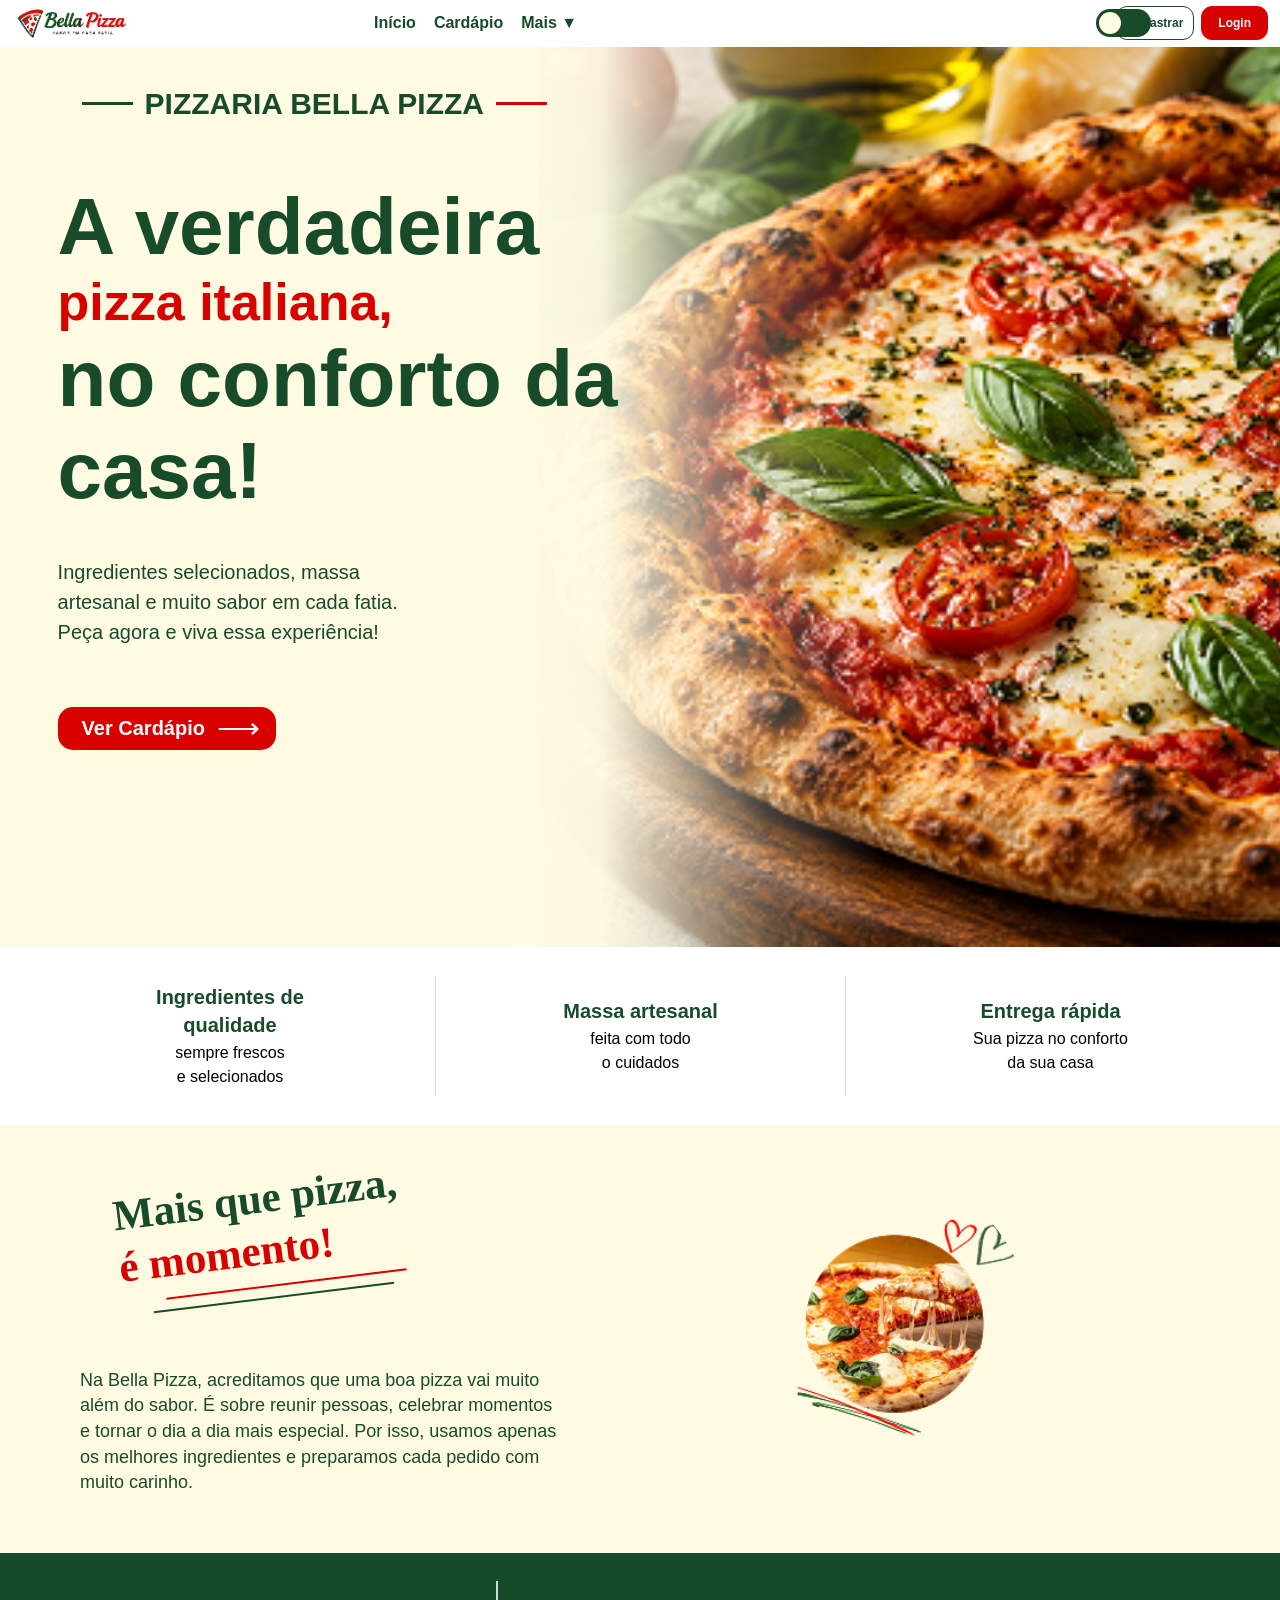
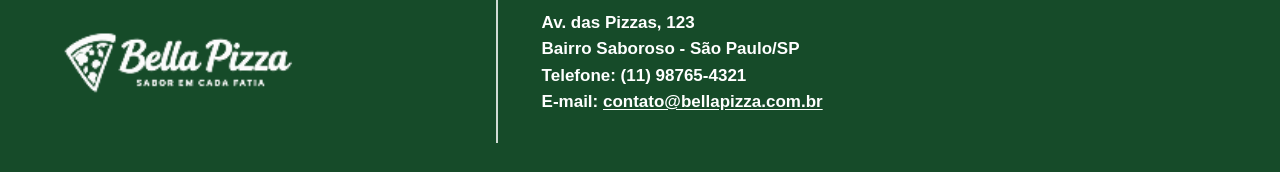
<file: Index.html>
<!DOCTYPE html>
<html lang="en">
<head>
    <meta charset="UTF-8">
    <meta name="viewport" content="width=device-width, initial-scale=1.0">
    <title>BELLA PIZZA - Início</title>
    <link rel="stylesheet" href="style.css">
    <script src="tema.js"></script>
    <script src="auth.js"></script>
</head>
<body>
    <header>
        <img class="logo" src="img/Logo_Bella_Pizza_com_Sabor_Italiano_1-removebg-preview.png" alt="">
        <nav>
            <a id="btn-inicio" href="#">Início</a>
            <a id="btn-Cardapio" href="cardapio.html">Cardápio</a>
            <a class="btn-Mais"  id="abrirLista" href="">Mais ▼</a>
            <ul id="lista">
    <li><a href="historico.html">Histórico</a></li>
    <li><a href="carrinho.html">Carrinho</a></li>
    <li><a href="perfil.html">Perfil</a></li>
</ul>
        </nav>
              <div class="trilho" id="trilho">
    <input class="indicador" type="checkbox" id="switch">
</div> 
        <div class="botoes">
           
            <button onclick="window.location.href='cadastro.html'"  id="btn-cadastro" class="btn cadastro" >Cadastrar</button>
            <button onclick="window.location.href='login.html'" id="btn-login" class="btn login" >Login</button>
        </div>
    </header>
       
    <section class="banner-principal" id="inicio">
        <img class="banner-principal-image" src="img/Pizza Margherita Rústica com Manjericão 1.png" alt="">
        <div class="banner-principal-content">
            <div class="titulo">
                <span class="linha"></span>
                <span>PIZZARIA BELLA PIZZA</span>
                <span class="linha red"></span>
            </div>

            
             <h1 class="msg" >
                A verdadeira
                <span>pizza italiana,</span>
                no conforto da  sua <br> casa!
            </h1>
            

            <p class="descricao">
                Ingredientes selecionados, massa artesanal
                e muito sabor em cada fatia. Peça agora
                e viva essa experiência!
            </p>

            <a href="cardapio.html" class="menu-button">
                Ver Cardápio
                <span class="seta">⟶</span>
            </a>
    </div>
    </section>
    <section class="secao-momento" id="sobre"></section>
        <div class="beneficios">
            <div class="beneficio">
                <h3>Ingredientes de<br>qualidade</h3>
                <p>sempre frescos<br>e selecionados</p>
            </div>
             <div class="beneficio">
                <h3>Massa artesanal</h3>
                <p>feita com todo<br>o cuidados</p>
            </div>
             <div class="beneficio">
                <h3>Entrega rápida</h3>
                <p>Sua pizza no conforto<br>da sua casa</p>
            </div>
            </div>

        <div class="conteudo-momento">
            <div class="texto-momento">
                <div class="titulo-decorado">
                    <h2>
                        Mais que pizza,
                        <span>é momento!</span>
                    </h2>
                </div>
                <p>
                    Na Bella Pizza, acreditamos que uma boa pizza vai muito além do sabor.
                    É sobre reunir pessoas, celebrar momentos e tornar o dia a dia mais
                    especial. Por isso, usamos apenas os melhores ingredientes e
                    preparamos cada pedido com muito carinho.
                </p>
            </div>
            <div class="imagem-momento">
                <img src="img/Design sem nome 1.png" alt="Pizza artesanal com queijo derretido">

                
            </div>
        </div>
    </section>

    <footer class="rodape">
    <div class="rodape-logo">
        <img src="img/Logo Bella Pizza em Branco 1.png" alt="Bella Pizza">
    </div>

    <div class="rodape-divisor"></div>

    <div class="rodape-contato">
        <p>Av. das Pizzas, 123</p>
        <p>Bairro Saboroso - São Paulo/SP</p>
        <p>Telefone: (11) 98765-4321</p>
        <p>E-mail: <a href="">contato@bellapizza.com.br</a></p>
    </div>
</footer>

<script src="main.js"></script>
</body>
</html>
</file>
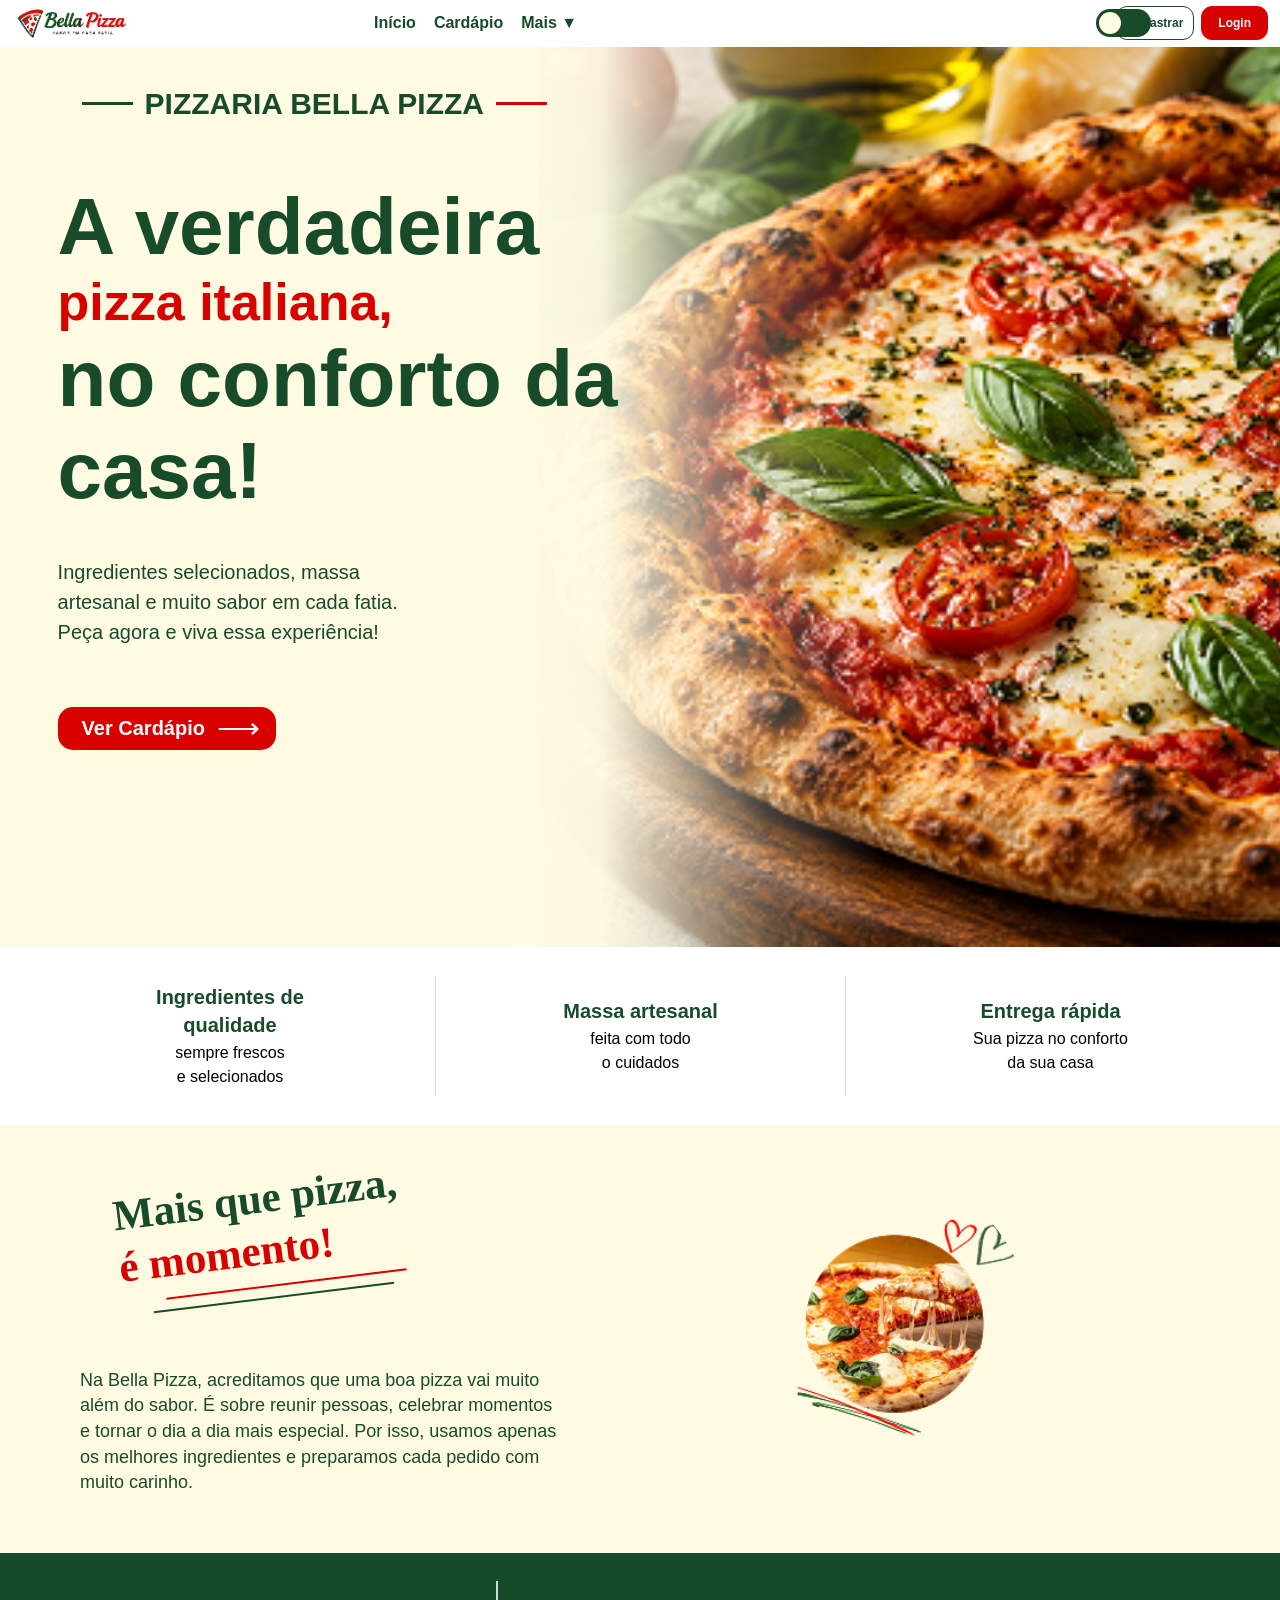
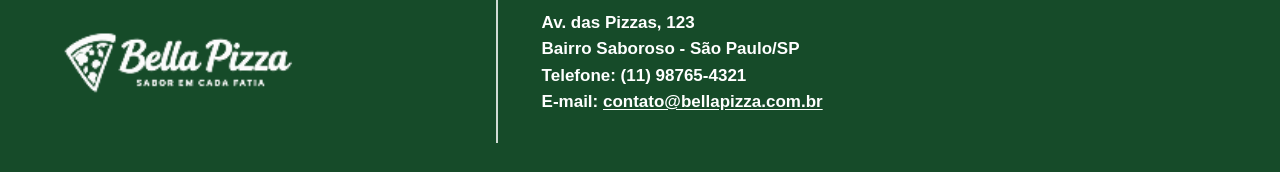
<file: index.html>
<!DOCTYPE html>
<html lang="en">
<head>
    <meta charset="UTF-8">
    <meta name="viewport" content="width=device-width, initial-scale=1.0">
    <title>BELLA PIZZA - Início</title>
    <link rel="stylesheet" href="style.css">
    <script src="tema.js"></script>
    <script src="auth.js"></script>
</head>
<body>
    <header>
        <img class="logo" src="img/Logo_Bella_Pizza_com_Sabor_Italiano_1-removebg-preview.png" alt="">
        <nav>
            <a id="btn-inicio" href="#">Início</a>
            <a id="btn-Cardapio" href="cardapio.html">Cardápio</a>
            <a class="btn-Mais"  id="abrirLista" href="">Mais ▼</a>
            <ul id="lista">
    <li><a href="historico.html">Histórico</a></li>
    <li><a href="carrinho.html">Carrinho</a></li>
    <li><a href="perfil.html">Perfil</a></li>
</ul>
        </nav>
              <div class="trilho" id="trilho">
    <input class="indicador" type="checkbox" id="switch">
</div> 
        <div class="botoes">
           
            <button onclick="window.location.href='cadastro.html'"  id="btn-cadastro" class="btn cadastro" >Cadastrar</button>
            <button onclick="window.location.href='login.html'" id="btn-login" class="btn login" >Login</button>
        </div>
    </header>
       
    <section class="banner-principal" id="inicio">
        <img class="banner-principal-image" src="img/Pizza Margherita Rústica com Manjericão 1.png" alt="">
        <div class="banner-principal-content">
            <div class="titulo">
                <span class="linha"></span>
                <span>PIZZARIA BELLA PIZZA</span>
                <span class="linha red"></span>
            </div>

            
             <h1 class="msg" >
                A verdadeira
                <span>pizza italiana,</span>
                no conforto da  sua <br> casa!
            </h1>
            

            <p class="descricao">
                Ingredientes selecionados, massa artesanal
                e muito sabor em cada fatia. Peça agora
                e viva essa experiência!
            </p>

            <a href="cardapio.html" class="menu-button">
                Ver Cardápio
                <span class="seta">⟶</span>
            </a>
    </div>
    </section>
    <section class="secao-momento" id="sobre"></section>
        <div class="beneficios">
            <div class="beneficio">
                <h3>Ingredientes de<br>qualidade</h3>
                <p>sempre frescos<br>e selecionados</p>
            </div>
             <div class="beneficio">
                <h3>Massa artesanal</h3>
                <p>feita com todo<br>o cuidados</p>
            </div>
             <div class="beneficio">
                <h3>Entrega rápida</h3>
                <p>Sua pizza no conforto<br>da sua casa</p>
            </div>
            </div>

        <div class="conteudo-momento">
            <div class="texto-momento">
                <div class="titulo-decorado">
                    <h2>
                        Mais que pizza,
                        <span>é momento!</span>
                    </h2>
                </div>
                <p>
                    Na Bella Pizza, acreditamos que uma boa pizza vai muito além do sabor.
                    É sobre reunir pessoas, celebrar momentos e tornar o dia a dia mais
                    especial. Por isso, usamos apenas os melhores ingredientes e
                    preparamos cada pedido com muito carinho.
                </p>
            </div>
            <div class="imagem-momento">
                <img src="img/Design sem nome 1.png" alt="Pizza artesanal com queijo derretido">

                
            </div>
        </div>
    </section>

    <footer class="rodape">
    <div class="rodape-logo">
        <img src="img/Logo Bella Pizza em Branco 1.png" alt="Bella Pizza">
    </div>

    <div class="rodape-divisor"></div>

    <div class="rodape-contato">
        <p>Av. das Pizzas, 123</p>
        <p>Bairro Saboroso - São Paulo/SP</p>
        <p>Telefone: (11) 98765-4321</p>
        <p>E-mail: <a href="">contato@bellapizza.com.br</a></p>
    </div>
</footer>

<script src="main.js"></script>
</body>
</html>
</file>
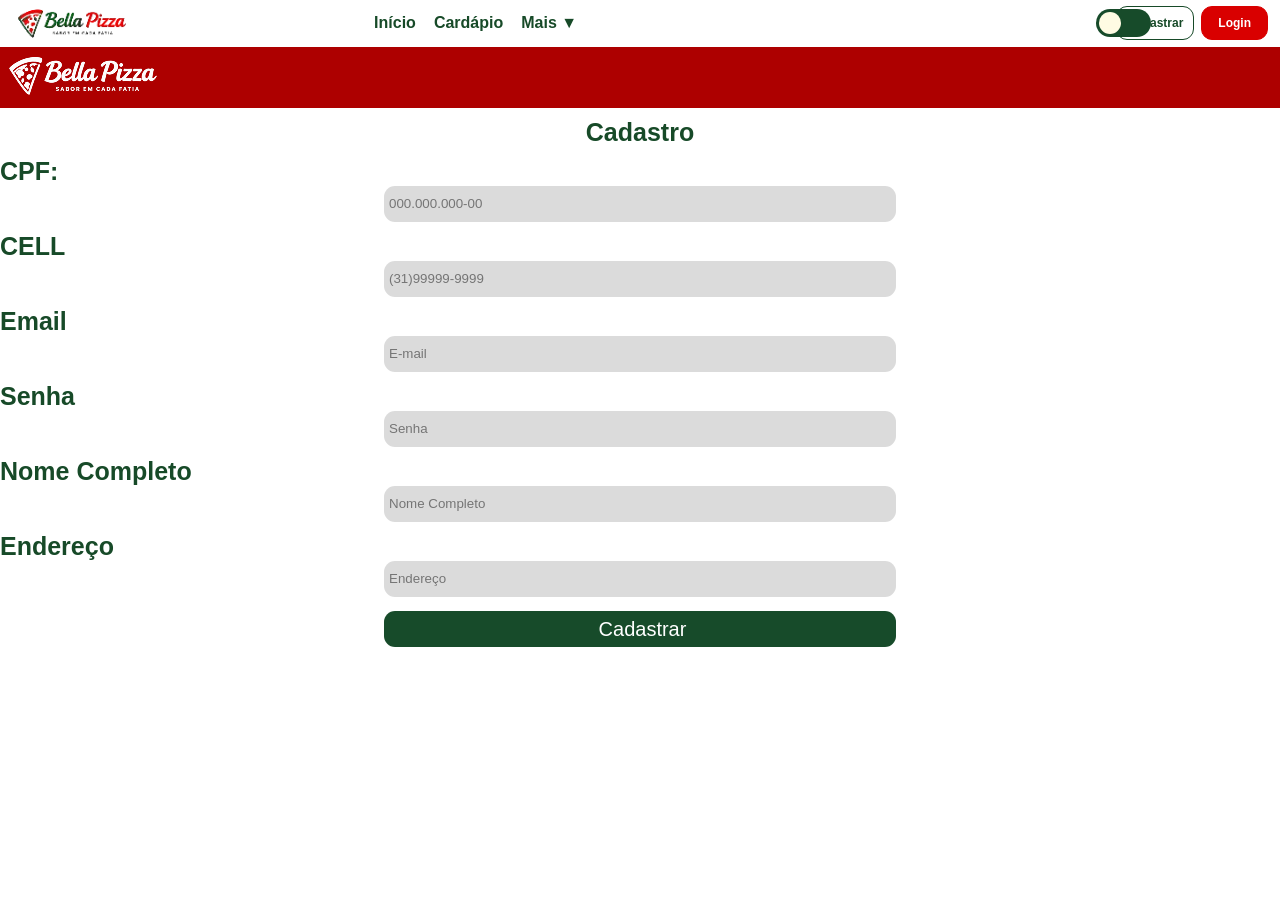
<file: cadastro.html>
<!DOCTYPE html>
<html lang="en">
<head>
    <meta charset="UTF-8">
    <meta name="viewport" content="width=device-width, initial-scale=1.0">
    <title>BELLA PIZZA - Cadastro</title>
    <link rel="stylesheet" href="cadastro.css">
    <script src="tema.js"></script>
    <script src="auth.js"></script>
</head>
<body>
    <header>
        <img class="logo" src="img/Logo_Bella_Pizza_com_Sabor_Italiano_1-removebg-preview.png" alt="">
        <nav>
            <a id="btn-inicio" href="index.html">Início</a>
            <a id="btn-Cardapio" href="cardapio.html">Cardápio</a>
            <a class="btn-Mais"  id="abrirLista" href="">Mais ▼</a>
            <ul id="lista">
    <li><a href="historico.html">Histórico</a></li>
    <li><a href="carrinho.html">Carrinho</a></li>
    <li><a href="perfil.html">Perfil</a></li>
</ul>
        </nav>
        <div class="trilho" id="trilho">
            <input class="indicador" type="checkbox" id="switch">
        </div> 
        <div class="botoes">
            <button onclick="window.location.href='cadastro.html'" id="btn-cadastro" class="btn cadastro">Cadastrar</button>
            <button onclick="window.location.href='login.html'" id="btn-login" class="btn login">Login</button>
        </div>
    </header>
   <main>
   
        <div class="login-acesso">
            <div><img src="img/Logo Bella Pizza em Branco 1.png" alt=""></div>
             
            <h3>Cadastro</h3>
            <form action="">
                <h2>CPF:</h2>
                <input id="cpf" type="text" placeholder="000.000.000-00" oninput=mascara_cpf()  maxlength="14">
                <h2>CELL</h2>
                <input id="telefone" type="tel" placeholder="(31)99999-9999" oninput=mascara_telefone() maxlength="14">
                <h2>Email</h2>
                <input id="email-cadastro" type="email" placeholder="E-mail">
                <h2>Senha</h2>
                <input id="senha-cadastro" type="password" placeholder="Senha">
                <h2>Nome Completo</h2>
                <input id="nome-cadastro" type="text" placeholder="Nome Completo">
                <h2>Endereço</h2>
                <input id="endereco-cadastro" type="text" placeholder="Endereço">
                
                
            </form>
            <button id="btn-cadastrar" type="button">Cadastrar</button>
        </div>
   </main>
    <script src="cadastro.js"></script>
</body>
</html>
</file>
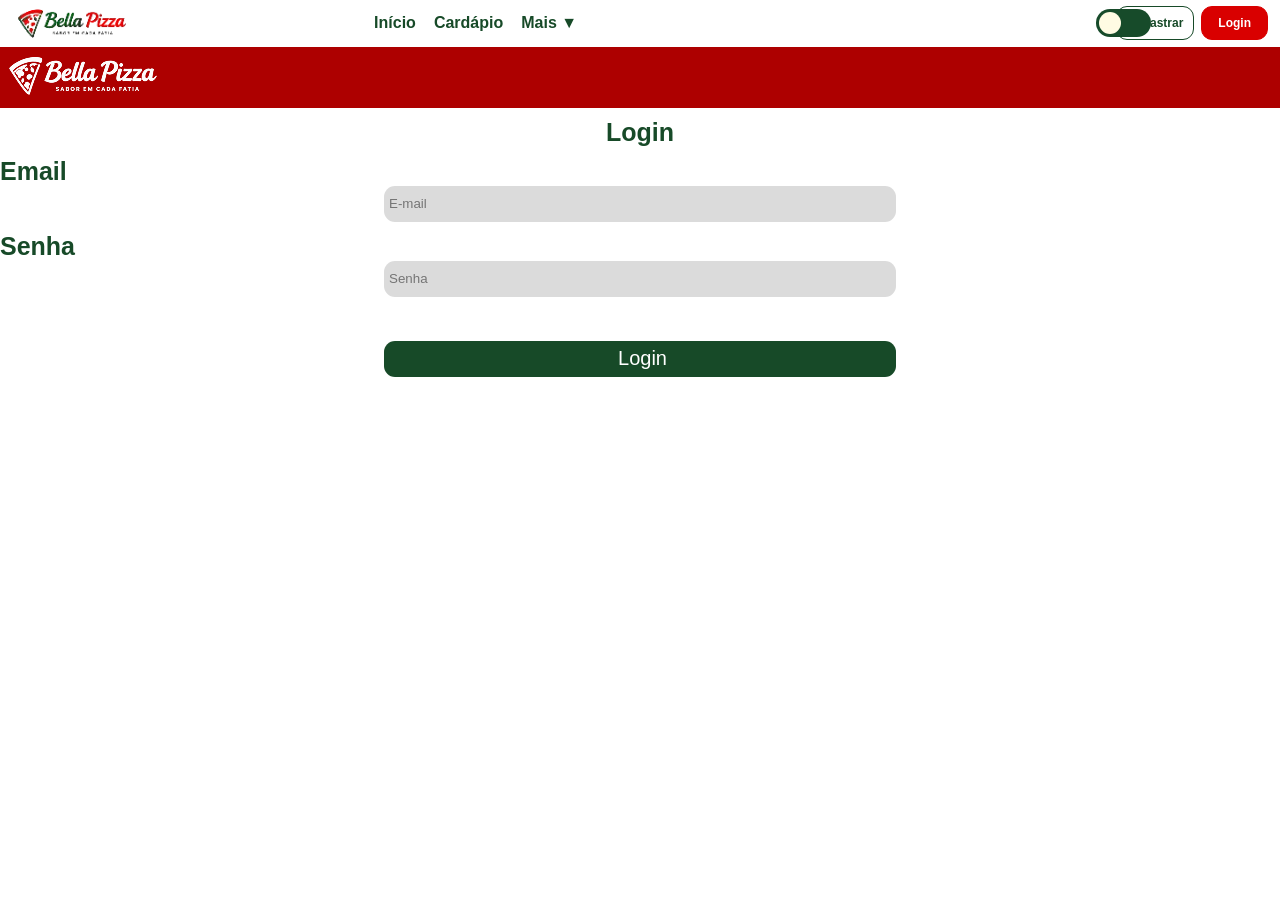
<file: cardapio.html>
<!DOCTYPE html>
<html lang="en">
<head>
    <meta charset="UTF-8">
    <meta name="viewport" content="width=device-width, initial-scale=1.0">
    <title>BELLA PIZZA - Cardápio</title>
    <link rel="stylesheet" href="cardapio.css">
    <script src="tema.js"></script>
    <script src="auth.js"></script>
</head>
<body>
    <header>
        <img class="logo" src="img/Logo_Bella_Pizza_com_Sabor_Italiano_1-removebg-preview.png" alt="">
        <nav>
            <a id="btn-inicio" href="index.html">Início</a>
            <a id="btn-Cardapio" href="#">Cardápio</a>
           <a class="btn-Mais"  id="abrirLista" href="">Mais ▼</a>
            <ul id="lista">
    <li><a href="historico.html">Histórico</a></li>
    <li><a href="carrinho.html">Carrinho</a></li>
    <li><a href="perfil.html">Perfil</a></li>
</ul>
        </nav>
        <div class="trilho" id="trilho">
    <input class="indicador" type="checkbox" id="switch">
</div> 
        <div class="botoes">
            <button onclick="window.location.href='cadastro.html'" id="btn-cadastro" class="btn cadastro">Cadastrar</button>
            <button onclick="window.location.href='login.html'" id="btn-login" class="btn login">Login</button>
        </div>
    </header>

    <section class="banner-principal" id="inicio">
        <img class="banner-principal-image" src="img/Pizza Margherita Rústica com Manjericão 1.png" alt="">
        <div class="banner-principal-content">
            <div class="titulo">
                <span class="linha"></span>
                <span>NOSSO CARDÁPIO</span>
                <span class="linha red"></span>
            </div>

            
             <h1 class="msg" >
                Pizzas que
                <span>Fazem a diferença!</span>
               
            </h1>
            

            <p class="descricao">
                Aqui você encontra o verdadeiro sabor da 
pizza Italiana, com ingredientes frescos,
selecionados e muito carinho em cada detalhe.
            </p>

            
    </div>
    </section>

    <main class="cardapio">

        <nav class="categorias"> 
            <a  href="" class="Todas">Todas</a>
            <a href="#Pizzas-Especiais" class="especiais">Especiais</a>
            
        </nav>
        <nav class="categorias">
            <a href="#doces" class="doces">Doces</a>
            <a href="#Bebidas" class="bebidas">Bebidas</a>
        </nav>
         <div class="titulo-cardapio ">
                <span class="linha"></span>
                <span>Pizzas Tradicionais</span>
                <span class="linha red"></span>
            </div>
            <div class="barra-pesquisa"  > <input type="text" name="" id=""  placeholder="Procurar" > </div>

            <div class="pizza-calabreza">
                <article class="pizza">
                    <img class="img-pizza-calabreza" src="img/Rectangle 13.png" alt="">
                     <h3>Calabresa</h3>
                     <h2 id="preco">39.90</h2>
                    <p>Molho de tomate, <br> mussarela,<br> calabresa e cebola.</p>
                    <button class="adicionar">🛒 Adicionar</button>
                </article>
            </div>
            <div class="pizza-Margherita">
                <article class="pizza">
                    <img class="img-pizza-Margherita" src="img/Rectangle 16.png" alt="">
                     <h3>Margherita</h3>
                     <h2 id="preco">32.90</h2>
                    <p>Molho de tomate, <br> mussarela, tomate-cereja e <br> manjericão.</p>
                    <button class="adicionar">🛒 Adicionar</button>
                </article>
                
            </div>
            <div class="pizza-Quatro-Queijos">
                <article class="pizza">
                    <img class="img-pizza-Quatro-Queijos" src="img/Rectangle 15.png" alt="">
                     <h3>Quatro Queijos</h3>
                     <h2 id="preco">29.90</h2>
                    <p>Mussarela, provolone, <br> gorgonzola e parmesão.</p>
                    <button class="adicionar">🛒 Adicionar</button>
                </article>
            </div>
            <div class="pizza-Portuguesa">
                <article class="pizza">
                    <img class="img-pizza-Portuguesa" src="img/Rectangle 14.png" alt="">
                     <h3>Portuguesa</h3>
                     <h2 id="preco">35.90</h2>
                    <p>Molho de tomate, <br> mussarela, presunto, ovo, <br> azeitona, cebola e tomate.</p>
                    <button class="adicionar">🛒 Adicionar</button>
                </article>
            </div>
            <div class="titulo-cardapio " id="Pizzas-Especiais">
                <span class="linha"></span>
                <span>Pizzas Especiais</span>
                <span class="linha red"></span>
            </div>
            <div></div>
             <div class="pizza-Bella-Pizza">
                <article class="pizza">
                    <img class="img-pizza-Bella-Pizza" src="img/Rectangle 20.png" alt="">
                     <h3>Bella Pizza</h3>
                     <h2 id="preco">49.90</h2>
                    <p>Molho de tomate, <br> mussarela, parma, tomate- <br>cereja e rúcula.</p>
                    <button class="adicionar">🛒 Adicionar</button>
                </article>
            </div>
              <div class="pizza-Vegetariana">
                <article class="pizza">
                    <img class="img-pizza-Vegetariana" src="img/Rectangle 19.png" alt="">
                     <h3>Vegetariana</h3>
                     <h2 id="preco">41.90</h2>
                    <p>Molho de tomate,  mussarela, <br> pimentão,  abobrinha, <br> azeitona, cebola  e tomate.</p>
                    <button class="adicionar">🛒 Adicionar</button>
                </article>
            </div>
             <div class="pizza-Pepperoni">
                <article class="pizza">
                    <img class="img-pizza-Pepperoni" src="img/Rectangle 21.png" alt="">
                     <h3>Pepperoni</h3>
                     <h2 id="preco">37.90</h2>
                    <p>Molho de tomate, <br> mussarela e pepperoni.</p>
                    <button class="adicionar">🛒 Adicionar</button>
                </article>
            </div>
             <div class="pizza-Frango-com-Catupiry">
                <article class="pizza">
                    <img class="img-pizza-Frango-com-Catupiry" src="img/Rectangle 17.png" alt="">
                     <h3>Frango com Catupiry</h3>
                     <h2 id="preco">32.90</h2>
                    <p>Molho de tomate, frango <br> desfiado e catupiry.</p>
                    <button class="adicionar">🛒 Adicionar</button>
                    
                </article>
                
            </div>
            <div class="titulo-cardapio " id="doces">
                <span class="linha"></span>
                <span>Doces</span>
                
                <span class="linha red"></span>
            </div>
            <div></div>

            <div class="Petit-Gateau">
                <article class="pizza">
                    <img class="img-Petit-Gateau" src="img/Rectangle 23.png" alt="">
                     <h3>Petit Gateau</h3>
                     <h2 id="preco">25.90</h2>
                    <p>Petit Gateau com uma bola <br> de sorvete de baunilha</p>
                    <button class="adicionar">🛒 Adicionar</button>
                    
                </article>
                
            </div>

            <div class="Petit-Gateau">
                <article class="pizza">
                    <img class="img-Petit-Gateau" src="img/Rectangle 25.png" alt="">
                     <h3>Pudim</h3>
                     <h2 id="preco">16.90</h2>
                    <p>Pudim de leite</p>
                    <button class="adicionar">🛒 Adicionar</button>
                    
                </article>
                
            </div>

            
                
            </div>
            <div class="titulo-cardapio " id="Bebidas">
                <span class="linha"></span>
                <span>Bebidas</span>
                <span class="linha red"></span>
            </div>
            <div></div>
            <div class="Petit-Gateau">
                <article class="pizza">
                    <img class="img-Petit-Gateau" src="img/Rectangle 27.png" alt="">
                     <h3>Coca-Cola (lata 350ml)</h3>
                     <h2 id="preco">7.90</h2>
                    <p></p>
                    <button class="adicionar">🛒 Adicionar</button>
                    
                </article>
                
            </div>
            <div class="Petit-Gateau">
                <article class="pizza">
                    <img class="img-Petit-Gateau" src="img/Rectangle 39.png" alt="">
                     <h3>Guaraná (lata 350ml)</h3>
                     <h2 id="preco">6.90</h2>
                    <p></p>
                    <button class="adicionar">🛒 Adicionar</button>
                    
                </article>
                
            </div>
    </main>
    
<footer class="rodape">
    <div class="rodape-logo">
        <img src="img/Logo Bella Pizza em Branco 1.png" alt="Bella Pizza">
    </div>

    <div class="rodape-divisor"></div>

    <div class="rodape-contato">
        <p>Av. das Pizzas, 123</p>
        <p>Bairro Saboroso - São Paulo/SP</p>
        <p>Telefone: (11) 98765-4321</p>
        <p>E-mail: <a href="">contato@bellapizza.com.br</a></p>
    </div>
</footer>
<script src="cardapio.js"></script>
</body>
</html>
</file>
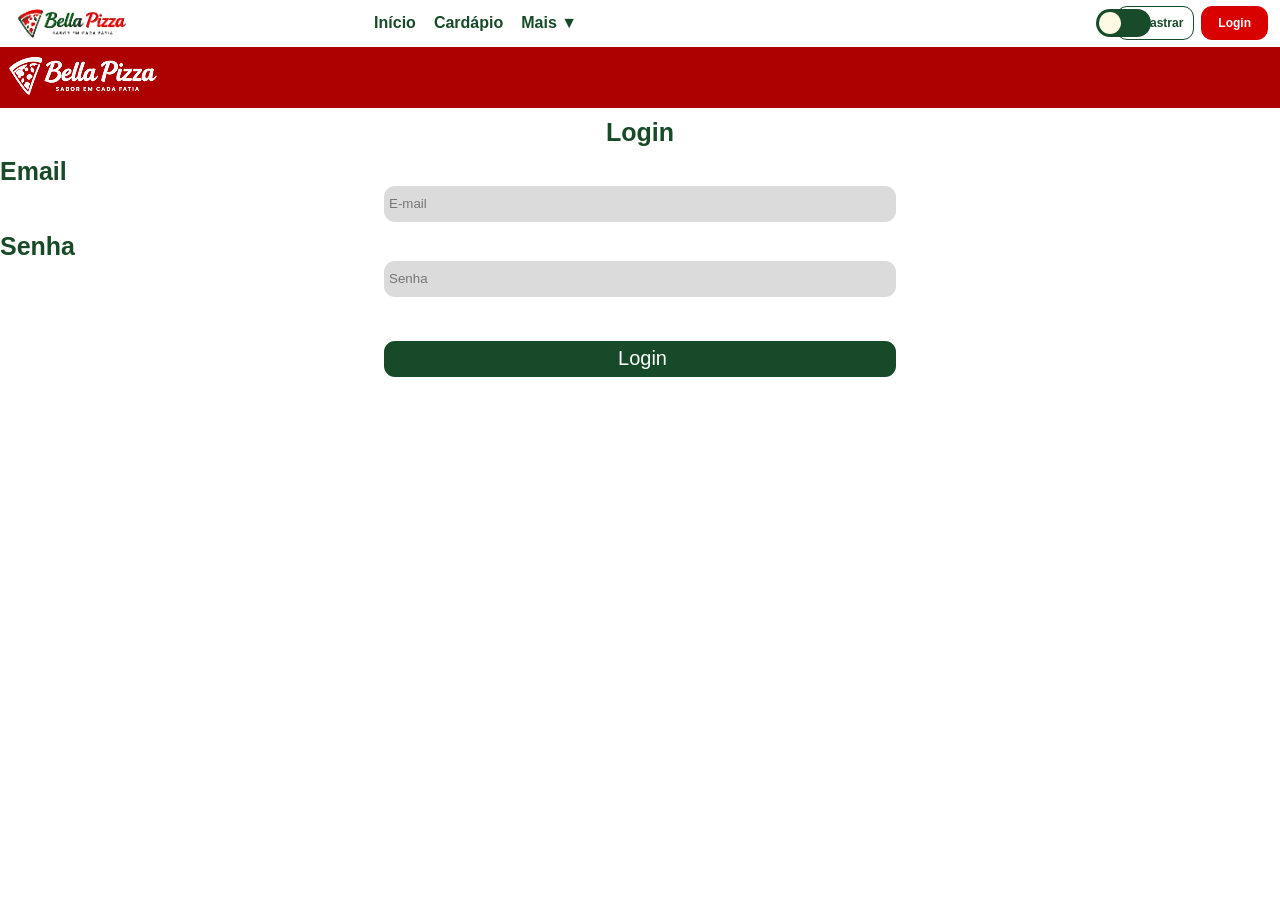
<file: carrinho.html>
<!DOCTYPE html>
<html lang="pt-BR">
<head>
    <meta charset="UTF-8">
    <meta name="viewport" content="width=device-width, initial-scale=1.0">
    <title>BELLA PIZZA - Carrinho de Compras</title>
    <link rel="stylesheet" href="carrinho.css">
    <script src="tema.js"></script>
    <script src="auth.js"></script>
</head>
<body>
    <header>
        <img class="logo" src="img/Logo_Bella_Pizza_com_Sabor_Italiano_1-removebg-preview.png"alt="">
        <nav>
            <a id="btn-inicio" href="index.html">Início</a>
            <a id="btn-Cardapio" href="cardapio.html">Cardápio</a>
            <a class="btn-Mais" id="abrirLista" href="#">Mais ▼</a>
            <ul id="lista">
                <li><a href="historico.html">Histórico</a></li>
                <li><a href="carrinho.html">Carrinho</a></li>
                <li><a href="perfil.html">Perfil</a></li>
            </ul>
        </nav>

        <div class="trilho" id="trilho">
            <input class="indicador" type="checkbox" id="switch">
        </div> 

        <div class="botoes">
            <button onclick="window.location.href='cadastro.html'" id="btn-cadastro" class="btn cadastro">Cadastrar</button>
            <button onclick="window.location.href='login.html'" id="btn-login" class="btn login">Login</button>
        </div>
    </header>

    <main class="container-carrinho">
        <section class="banner-carrinho">
            <div class="titulo-carrinho">
                <div class="subtitulo-decorado">
                    <span class="linha"></span>
                    <span class="texto-sub">CARRINHO DE COMPRAS</span>
                    <span class="linha red"></span>
                </div>
                <h1>Seu carrinho</h1>
                <p class="descricao-carrinho">
                    Confira os itens selecionados e finalize seu pedido<br>
                    para aproveitar o melhor da nossa pizza!
                </p>
            </div>
            
            <div class="frase-motto">
                <p>Pizza boa<br>também é<br><span>felicidade!</span></p>
            </div>
        </section>

        <section class="tabela-container">
            <table class="tabela-carrinho">
                <thead>
                    <tr>
                        <th class="col-produto">Produto</th>
                        <th class="col-preco">Preço</th>
                        <th class="col-qtd">Quantidade</th>
                        <th class="col-total">Total</th>
                    </tr>
                </thead>
                <tbody></tbody>
            </table>
        </section>

        <div class="acao-continuar">
            <a href="cardapio.html" class="btn-continuar">
                <span class="seta-voltar">⟵</span> Continuar comprando
            </a>
        </div>

        <section class="resumo-pedido">
            <h2>Resumo do pedido</h2>
            <div class="linha-resumo">
                <span>Subtotal (<span id="qtd-total-itens">0</span> itens)</span>
                <span id="subtotal-valor">R$ 0,00</span>
            </div>
            <div class="linha-resumo">
                <span>Taxa de entrega</span>
                <span id="taxa-entrega">R$ 0,00</span>
            </div>
            <div class="linha-resumo total-destaque">
                <span>Total</span>
                <span id="total-geral">R$ 0,00</span>
            </div>
            <button class="btn-finalizar">Finalizar pedido</button>
        </section>
    </main>

    <footer class="rodape">
        <div class="rodape-logo">
            <img src="img/Logo Bella Pizza em Branco 1.png" alt="Bella Pizza">
        </div>

        <div class="rodape-divisor"></div>

        <div class="rodape-contato">
            <p>Av. das Pizzas, 123</p>
            <p>Bairro Saboroso - São Paulo/SP</p>
            <p>Telefone: (11) 98765-4321</p>
            <p>E-mail: <a href="mailto:contato@bellapizza.com.br">contato@bellapizza.com.br</a></p>
        </div>
    </footer>

    <script src="carrinho.js"></script>
</body>
</html>
</file>
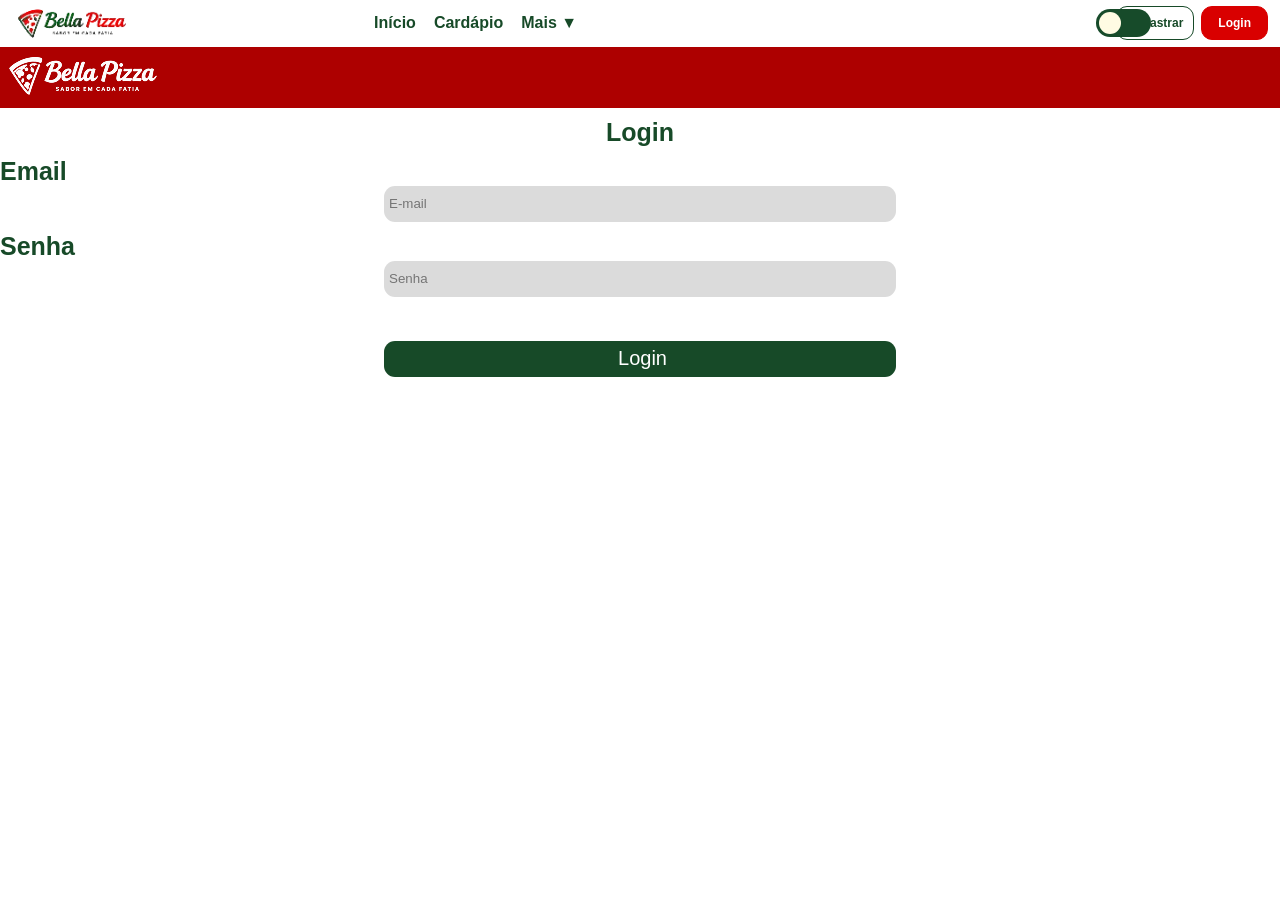
<file: historico.html>
<!DOCTYPE html>
<html lang="pt-BR">
<head>
    <meta charset="UTF-8">
    <meta name="viewport" content="width=device-width, initial-scale=1.0">
    <title>BELLA PIZZA - Histórico</title>
    <link rel="stylesheet" href="historico.css">
    <script src="tema.js"></script>
    <script src="auth.js"></script>
</head>
<body>
    <header>
        <img class="logo" src="img/Logo_Bella_Pizza_com_Sabor_Italiano_1-removebg-preview.png" alt="">
        <nav>
            <a id="btn-inicio" href="index.html">Início</a>
            <a id="btn-Cardapio" href="cardapio.html">Cardápio</a>
            <a class="btn-Mais"  id="abrirLista" href="">Mais ▼</a>
            <ul id="lista">
    <li><a href="historico.html">Histórico</a></li>
    <li><a href="carrinho.html">Carrinho</a></li>
    <li><a href="perfil.html">Perfil</a></li>
</ul>
        </nav>
        <div class="trilho" id="trilho">
            <input class="indicador" type="checkbox" id="switch">
        </div> 
        <div class="botoes">
            <button onclick="window.location.href='cadastro.html'" id="btn-cadastro" class="btn cadastro">Cadastrar</button>
            <button onclick="window.location.href='login.html'" id="btn-login" class="btn login">Login</button>
        </div>
    </header>
    <main>
        <div class="fundo-titulo">
            <div class="titulo">
                <span class="linha"></span>
                <span>PIZZARIA BELLA PIZZA</span>
                <span class="linha red"></span>
            </div></div>
        <div class="fundo-historico"><img src="img/Nenhum Pedido Realizado Ainda 1.png" alt=""></div>
    </main>
    <footer class="rodape">
    <div class="rodape-logo">
        <img src="img/Logo Bella Pizza em Branco 1.png" alt="Bella Pizza">
    </div>

    <div class="rodape-divisor"></div>

    <div class="rodape-contato">
        <p>Av. das Pizzas, 123</p>
        <p>Bairro Saboroso - São Paulo/SP</p>
        <p>Telefone: (11) 98765-4321</p>
        <p>E-mail: <a href="">contato@bellapizza.com.br</a></p>
    </div>
</footer>
    <script src="historico.js"></script>
</body>
</html>
</file>
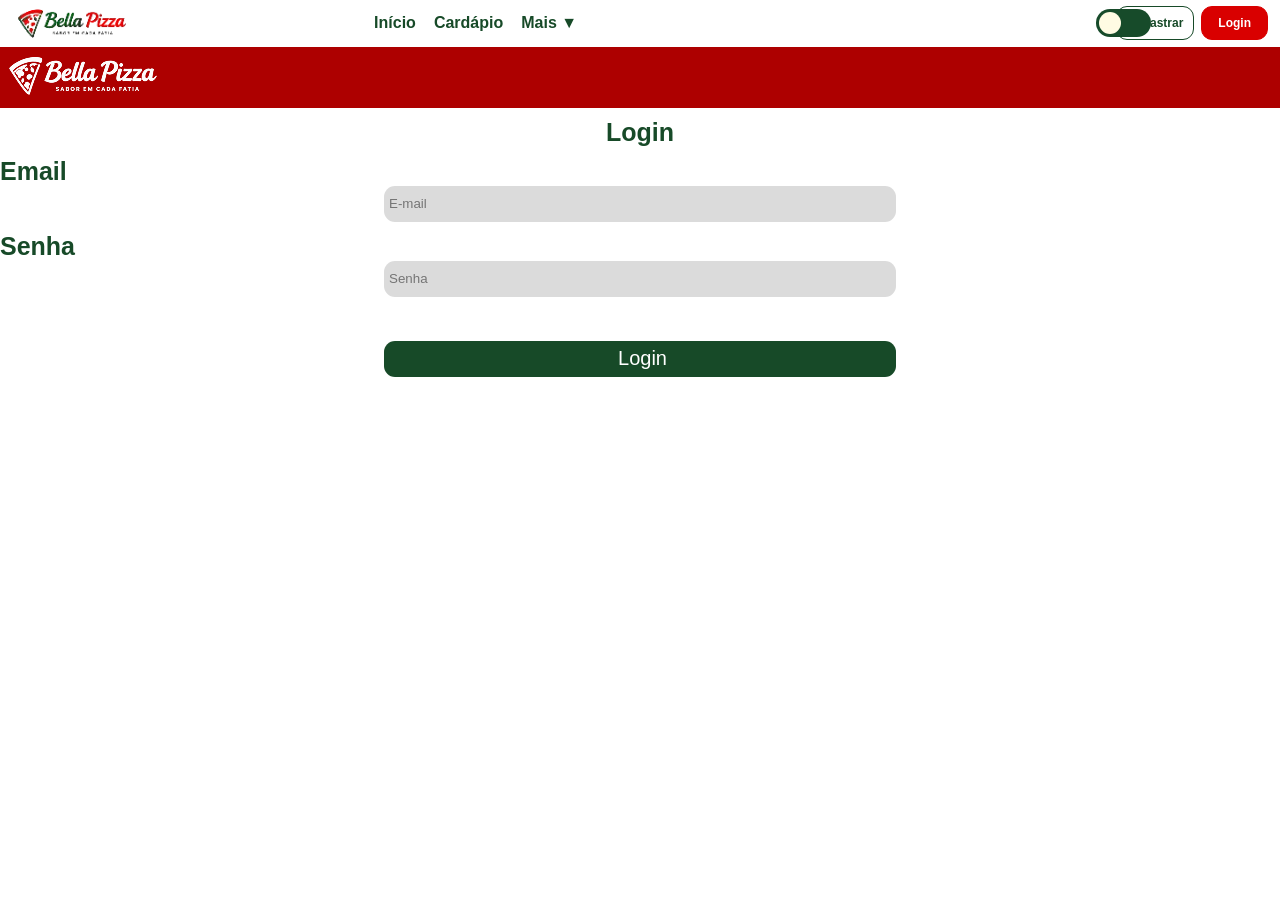
<file: login.html>
<!DOCTYPE html>
<html lang="en">
<head>
    <meta charset="UTF-8">
    <meta name="viewport" content="width=device-width, initial-scale=1.0">
    <title>BELLA PIZZA - Login</title>
    <link rel="stylesheet" href="login.css">
    <script src="tema.js"></script>
    <script src="auth.js"></script>
</head>
<body>
    <header>
        <img class="logo" src="img/Logo_Bella_Pizza_com_Sabor_Italiano_1-removebg-preview.png" alt="">
        <nav>
            <a id="btn-inicio" href="index.html">Início</a>
            <a id="btn-Cardapio" href="cardapio.html">Cardápio</a>
            <a class="btn-Mais"  id="abrirLista" href="">Mais ▼</a>
            <ul id="lista">
    <li><a href="historico.html">Histórico</a></li>
    <li><a href="carrinho.html">Carrinho</a></li>
    <li><a href="perfil.html">Perfil</a></li>
</ul>
        </nav>
        <div class="trilho" id="trilho">
            <input class="indicador" type="checkbox" id="switch">
        </div> 
        <div class="botoes">
            <button onclick="window.location.href='cadastro.html'" id="btn-cadastro" class="btn cadastro">Cadastrar</button>
            <button onclick="window.location.href='login.html'" id="btn-login" class="btn login">Login</button>
        </div>
    </header>
   <main>
   
        <div class="login-acesso">
            <div><img src="img/Logo Bella Pizza em Branco 1.png" alt=""></div>
             
            <h3>Login</h3>
            <form action="">
                <h2>Email</h2>
                <input id="email-login" type="email" placeholder="E-mail">
                <h2>Senha</h2>
                <input id="senha-login" type="password" placeholder="Senha">
                
                
            </form>
            <button id="btn-entrar" type="button">Login</button>
        </div>
   </main>
    <script src="login.js"></script>
</body>
</html>
</file>
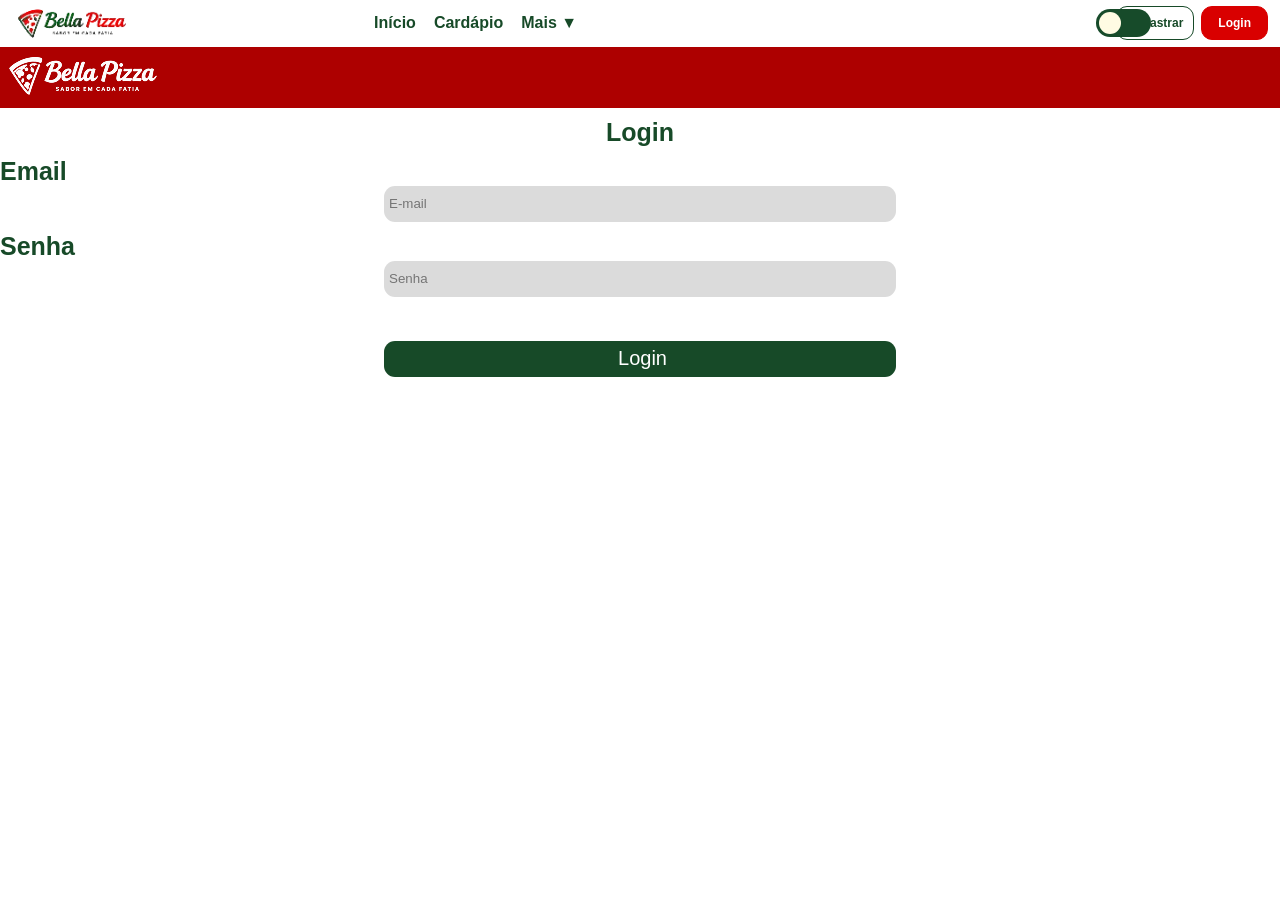
<file: perfil.html>
<!DOCTYPE html>
<html lang="en">
<head>
    <meta charset="UTF-8">
    <meta name="viewport" content="width=device-width, initial-scale=1.0">
    <title>BELLA PIZZA - Perfil</title>
    <link rel="stylesheet" href="perfil.css">
    <script src="tema.js"></script>
    <script src="auth.js"></script>
</head>
<body>
    <header>
        <img class="logo" src="img/Logo_Bella_Pizza_com_Sabor_Italiano_1-removebg-preview.png" alt="">
        <nav>
            <a id="btn-inicio" href="index.html">Início</a>
            <a id="btn-Cardapio" href="cardapio.html">Cardápio</a>
            <a class="btn-Mais"  id="abrirLista" href="">Mais ▼</a>
            <ul id="lista">
    <li><a href="historico.html">Histórico</a></li>
    <li><a href="carrinho.html">Carrinho</a></li>
    <li><a href="perfil.html">Perfil</a></li>
</ul>
        </nav>
<div class="trilho" id="trilho">
    <input class="indicador" type="checkbox" id="switch">
</div> 
        <div class="botoes">
            <button onclick="window.location.href='cadastro.html'" id="btn-cadastro" class="btn cadastro">Cadastrar</button>
            <button onclick="window.location.href='login.html'" id="btn-login" class="btn login">Login</button>
        </div>
    </header>
    <main>
        <div class="fundo-perfil">
            <img src="img/Design sem nome 1.png" alt="">
            <h3>Usuário</h3>
            </div>
        <div class="fundo-info">
            <h3>Dados pessoais</h3>
             
   
        
           
             <div class="forms">
            
            <form  action="">
                <h2>Nome Completo</h2>
                <input type="text" placeholder="Nome Completo">
                
                <h2>Telefone</h2>
                <input id="telefone" type="tel" placeholder="(31)99999-9999" oninput=mascara_telefone() maxlength="14">
                <h2>Email</h2>
                <input type="email" placeholder="E-mail">
                <h2>Endereço</h2>
                <input type="text" placeholder="Endereço">
                
                
                
                
            </form>
          
            </div>
   
        </div>
    </main>

    <footer class="rodape">
    <div class="rodape-logo">
        <img src="img/Logo Bella Pizza em Branco 1.png" alt="Bella Pizza">
    </div>

    <div class="rodape-divisor"></div>

    <div class="rodape-contato">
        <p>Av. das Pizzas, 123</p>
        <p>Bairro Saboroso - São Paulo/SP</p>
        <p>Telefone: (11) 98765-4321</p>
        <p>E-mail: <a href="">contato@bellapizza.com.br</a></p>
    </div>
</footer>
    <script src="perfil.js"></script>
</body>
</html>
</file>
<file: style.css>
* {
            margin: 0;
            padding: 0;
            box-sizing: border-box;
        }

body {
            font-family: Arial, sans-serif;
        }


header{
    position: sticky;
    top: 0%;
    width: 100%;
    height: 5.19vh;
    display: flex;
     align-items: center;
     justify-content: space-between;
     padding: 0 12px;
      background: var(--header);
      z-index: 1000;
}

.logo {
            width: 120px;
            height: auto;
            object-fit: contain;
        }

nav {
            display: flex;
            align-items: center;
            gap: 18px;
        }

 nav a {
            text-decoration: none;
            color: var(--nav-a);
            font-size: 16px;
            font-weight: bold;
            white-space: nowrap;
        }

.mais {
            display: flex;
            align-items: center;
            gap: 2px;
     }

       .botoes {
            display: flex;
            align-items: center;
            gap: 7px;
        }

.btn
{
            height: 34px;
            padding: 0 10px;
            border-radius: 11px;
            font-size: 12px;
            font-weight: bold;
            cursor: pointer;
            white-space: nowrap;
 }

.cadastro 
{
            background: white;
            color: #174a28;
            border: 1px solid #174a28;
}

.login 
{
            background: #d90000;
            color: white;
            border: 1px solid #d90000;
            padding: 0 16px;
}

.banner-principal {
    position: relative;
    width: 100%;
    min-height: 100vh;
    display: flex;
    align-items: center;
    overflow: hidden;
    
    
    
}

.banner-principal::before {
          content: "";
    position: absolute;
    inset: 0;
    z-index: 1;
    pointer-events: none;
    background: linear-gradient(
        to right,
        var(--banner-principal)
    );
        }

.banner-principal-image {
             position: absolute;
    top: 0;
    right: 0;
    width: 58%;
    height: 100%;
    object-fit: cover;
    object-position: center;
        }

.banner-principal-content {
           position: absolute;
          top: 0%;
          left: 2%;
    z-index: 2;
    width: 50%;
    padding: 40px 32px;
    color: #174b2a;
   
    
        }

       
        

.titulo {
            
         
          position: relative;
            display: flex;
            align-items: center;
            gap: 12px;
            margin-bottom: 60px;
            margin-left: 24px;
            font-size: 30px;
            font-weight: bold;
            white-space: nowrap;
          
        }

        .titulo span{
            color: var(--titulo);
        }

.linha {
            display: inline-block;
            width: 51px;
            height: 3px;
            background: #174b2a;
        }

.linha.red {
            background: #d90000;
        }

.msg{
    
            font-size: 80px;
            line-height: 1.15;
            font-weight: 700;
            margin-bottom: 40px;
            width: 100%;
            overflow: hidden;
            white-space: nowrap;
             animation: mark.5s step-end infinite, write 3s steps(22,end)infinite;
            
        }
 .msg{
    color: var(--msg);
 }       

 h1 span {
            display: block;
            color: #d90000;
            font-size: clamp(39px, 5.5vw, 52px);
            white-space: nowrap;
        }
.descricao {
            font-size: 20px;
            line-height: 1.5;
            margin-bottom: 60px;
            max-width: 390px;
            color: var(--descricao);
            
        }

        
.menu-button {
            display: inline-flex;
            align-items: center;
            justify-content: center;
            gap: 12px;
            background: #d90000;
            color: white;
            text-decoration: none;
            font-size: 20px;
            font-weight: bold;
            padding: 10px 16px 10px 24px;
            border-radius: 15px;
            transition: background 0.3s, transform 0.3s;
        }

.menu-button:hover {
            background: #ad0000;
            transform: translateY(-2px);
        }

  .seta {
            font-size: 30px;
            line-height: 20px;
            font-weight: normal;
        }

      


        .secao-momento {
            width: calc(100% - 32px);
            max-width: 1100px;
            margin: 0 auto;
            background: #fffbe3;
        }

        .beneficios {
            min-height: 178px;
            padding: 22px 25px;
            display: grid;
            grid-template-columns: repeat(3, 1fr);
            align-items: center;
            background: var(--beneficios);
        }

        .beneficio {
            min-height: 120px;
            display: flex;
            flex-direction: column;
            justify-content: center;
            align-items: center;
            text-align: center;
            padding: 10px 20px;
        }

        .beneficio + .beneficio {
            border-left: 1px solid #dedbd2;
        }

        .beneficio h3 {
            font-size: 20px;
            line-height: 1.4;
            margin-bottom: 2px;
            color: var(--beneficio-h2);
        }

        .beneficio p {
            font-size: 16px;
            line-height: 1.5;
            color: var(--beneficio-p);
        }

        .conteudo-momento {
            min-height: 428px;
            padding: 48px 80px 45px;
            
            align-self: center;
           
            gap: 10px;
            background: var(--conteudo-momento);
            color: var(--conteudo-momento-p-h2);
        }

        .texto-momento {
          
            max-width: 480px;
            float: left;
        }

        .titulo-decorado {
            
            margin: 0 0 80px 35px;
            display: inline-block;
            transform: rotate(-7deg);
        }

        .titulo-decorado h2 {
            font-family: Georgia, "Times New Roman", serif;
            font-size: clamp(34px, 4vw, 43px);
            line-height: 1.2;
            font-weight: 900;
            color: var(--conteudo-momento-p-h2);
        }

        .titulo-decorado h2 span {
            display: block;
            color: #d90000;
        }

        .titulo-decorado::before,
        .titulo-decorado::after {
            content: "";
            position: absolute;
            height: 2px;
            width: 85%;
            right: 0;
        }

        .titulo-decorado::before {
            bottom: -12px;
            background: #d90000;
        }

        .titulo-decorado::after {
            bottom: -24px;
            background: #174b2a;
            right: 5%;
        }

        .texto-momento > p {
            font-size: 18px;
            line-height: 1.42;
            margin-top: 12px;
        }

        .imagem-momento {
            position: relative;
            display: flex;
            justify-content: center;
            align-items: center;
            min-height: 300px;
        }

        .imagem-momento img {
            width: min(100%, 300px);
            aspect-ratio: 1;
            border-radius: 50%;
            object-fit: cover;
            
        }

       .rodape {
        width: 100%;
        min-height: 219px;
        background: var(--rodape);
        display: flex;
        align-items: center;
        padding: 24px 4%;
        color: #fff;
        gap: 44px;
    }

    .rodape-logo {
        width: 34%;
        display: flex;
        align-items: center;
        justify-content: flex-start;
    }

    .rodape-logo img {
        width: 100%;
        max-width: 250px;
        height: auto;
        object-fit: contain;
    }

    .rodape-divisor {
        width: 2px;
        height: 162px;
        background: rgba(255, 255, 255, 0.8);
        flex-shrink: 0;
    }

    .rodape-contato {
        display: flex;
        flex-direction: column;
        gap: 5px;
    }

    .rodape-contato p {
        font-family: Arial, Helvetica, sans-serif;
        font-size: 17px;
        line-height: 1.25;
        font-weight: 600;
        margin: 0;
    }

    .rodape-contato a {
        color: #fff;
        text-decoration: underline;
        text-underline-offset: 2px;
    }
    #btn-inicio{
        transition: 0.5s;
        
    }

    #btn-Cardapio{
        transition: 0.5s;
        
    }

    .btn-Mais{
        transition: 0.5s;
        
    }

    #btn-inicio:hover{
        color: #ad0000;
        transition: 0.5s;
         transform: translateY(-2px);
    }

    #btn-Cardapio:hover{
        color: #ad0000;
        transition: 0.5s;
         transform: translateY(-2px);
    }
    
    .btn-Mais:hover{
        color: #ad0000;
        transition: 0.5s;
         transform: translateY(-2px);
    }


    #btn-cadastro{
       
         transition: 0.5s;
    }

     #btn-login{
         transition: 0.5s;
    }
    #btn-cadastro:hover{
        background-color: #174b2a;
        color: white;
         transition: 0.5s;
         transform: translateY(-2px);

    }

    #btn-login:hover{
        background-color: #ad0000;
        color: white;
         transition: 0.5s;
         transform: translateY(-2px);

    }

    @keyframes mark{
        50%{
            border-right-color: transparent;
        }
    }
    @keyframes write{
        0%{
            width: 0;
        }
    }

    #lista {
        position: absolute;
        top: 70%;
        left:41% ;
        display: none;
    list-style: none;
    padding: 10px;
    background: #ffffff;
    width: 120px;
   animation: descer 1s ease;
   
}

#lista li {
    padding: 8px;
    transition: 0.5s;
}

#lista a {
    color: black;
    text-decoration: none;
    transition: 0.5s;
}

#lista a:hover {
    color: #ad0000;
    text-decoration: none;
    transform: translateY(-2px);
    transition: 0.5s;
}

#lista li:hover {
   transition: 0.5s;
    transform: translateY(-2px);
}

@keyframes descer {
    from {
        transform: translateY(-10px);
        opacity: 0;
    }

    to {
        transform: translateY(0);
        opacity: 1;
    }
}


.trilho {
    position: relative;
    left: 22%;
    width: 55px;
    height: 28px;
    background-color: #174b2a;
    border-radius: 150px;
    cursor: pointer;
    transition: background-color .5s;
}

.trilho .indicador {
    appearance: none;
    -webkit-appearance: none;
    margin: 0;
    width: 22px;
    height: 22px;
    background-color: #fffbe3;
    border-radius: 50%;
    position: absolute;
    top: 3px;
    left: 3px;
    cursor: pointer;
    transition: left .5s;
}

.trilho.dark {
    background-color: #ff4545;
}

.trilho.dark .indicador {
    left: 30px;
    background-color: #fffbe3;
}

:root{
    --header: #fff;
    --nav-a: #174a28;
    --rodape: #164b29;
    --conteudo-momento: #fffbe3;
    --conteudo-momento-p-h2: #174b2a;
    --beneficio-h2:#174b2a;
    --beneficio-p:black;
    --banner-principal:
        #fffbe3 0%,
        #fffbe3 40%,
        rgba(255, 251, 227, 0.96) 47%,
        rgba(255, 251, 227, 0.72) 51%,
        rgba(255, 251, 227, 0.25) 60%,
        transparent 69%;
}

.dark-mode:root{
    --header: #151b16;
    --nav-a: #fffbe3;
    --beneficios: #151b16;
    --rodape:#151b16;
    --conteudo-momento:#202b22;
    --conteudo-momento-p-h2:#fffbe3;
    --beneficio-h2:#fffbe3;
    --beneficio-p:#fffbe3;
    --banner-principal:
        
        #151b16 45%,
    #151b16 40%,
    rgba(21, 27, 22, 0.96) 47%,
    rgba(21, 27, 22, 0.72) 51%,
    rgba(21, 27, 22, 0.25) 60%,
    transparent 69%;
    --banner-principal-back:#151b16;
    --titulo:#fffbe3;
    --msg:#fffbe3;
    --descricao:#fffbe3;
}

@media screen and (max-width: 1024px) {
    header {
        height: auto;
        min-height: 65px;
        flex-wrap: wrap;
        gap: 12px;
        padding: 12px 20px;
    }

    .logo {
        width: 100px;
    }

    nav {
        gap: 12px;
        flex-wrap: wrap;
    }

    nav a {
        font-size: 14px;
    }

    .btn {
        height: 32px;
        padding: 0 8px;
        font-size: 11px;
    }

    .login {
        padding: 0 10px;
    }

    .banner-principal {
        min-height: 650px;
    }

    .banner-principal-content {
        width: 58%;
        padding: 35px 24px;
    }

    .titulo {
        margin-left: 10px;
        margin-bottom: 40px;
        font-size: 25px;
        white-space: normal;
        flex-wrap: wrap;
    }

    .msg {
        font-size: clamp(38px, 6vw, 60px);
        white-space: normal;
        overflow-wrap: anywhere;
        animation: none;
    }

    h1 span {
        font-size: clamp(30px, 4.5vw, 46px);
        white-space: normal;
    }

    .descricao {
        font-size: 18px;
        margin-bottom: 35px;
    }

    .menu-button {
        font-size: 17px;
    }

    .conteudo-momento {
        padding: 40px;
    }

    .titulo-decorado {
        margin: 0 0 45px 20px;
    }

    .texto-momento {
        max-width: 55%;
    }

    .imagem-momento img {
        width: min(100%, 260px);
    }

    .rodape {
        gap: 25px;
    }

    .rodape-contato p {
        font-size: 15px;
    }

    @media (max-width: 768px) {
        header {
            justify-content: center;
            gap: 14px;
        }

        .logo {
            width: 90px;
        }

        nav {
            width: 100%;
            justify-content: center;
            gap: 14px;
        }

        .mais,
        .botoes {
            justify-content: center;
            flex-wrap: wrap;
        }

        .banner-principal {
            min-height: auto;
            padding-top: 260px;
        }

        .banner-principal-image {
            width: 100%;
            height: 300px;
            object-position: center;
        }

        .banner-principal-content {
            position: relative;
            top: auto;
            left: auto;
            width: 100%;
            padding: 25px 30px 45px;
        }

        .titulo {
            margin: 0 0 30px;
            gap: 8px;
            font-size: 22px;
        }

        .linha {
            width: 35px;
        }

        .msg {
            font-size: clamp(34px, 7vw, 48px);
            margin-bottom: 25px;
        }

        h1 span {
            font-size: clamp(30px, 6vw, 42px);
        }

        .descricao {
            max-width: 100%;
            font-size: 17px;
            margin-bottom: 30px;
        }

        .secao-momento {
            width: calc(100% - 24px);
        }

        .beneficios {
            grid-template-columns: 1fr;
            padding: 15px;
        }

        .beneficio {
            min-height: auto;
            padding: 22px 12px;
        }

        .beneficio + .beneficio {
            border-left: none;
            border-top: 1px solid #dedbd2;
        }

        .conteudo-momento {
            padding: 35px 25px;
            display: flex;
            flex-direction: column;
            gap: 25px;
        }

        .texto-momento {
            max-width: 100%;
            float: none;
        }

        .titulo-decorado {
            margin: 0 0 35px 10px;
        }

        .titulo-decorado h2 {
            font-size: clamp(32px, 6vw, 40px);
        }

        .texto-momento > p {
            font-size: 17px;
        }

        .imagem-momento {
            min-height: auto;
            width: 100%;
        }

        .imagem-momento img {
            width: min(80%, 280px);
        }

        .rodape {
            flex-direction: column;
            align-items: center;
            text-align: center;
            gap: 22px;
            padding: 30px 20px;
        }

        .rodape-logo {
            width: 100%;
            justify-content: center;
        }

        .rodape-logo img {
            max-width: 200px;
        }

        .rodape-divisor {
            width: 80%;
            height: 1px;
        }

        .rodape-contato {
            align-items: center;
        }

        #lista {
            left: auto;
            right: 10px;
            top: 100%;
        }

        .trilho {
            left: auto;
        }

        @media (max-width: 480px) {
            header {
                padding: 12px;
                gap: 12px;
            }

            .logo {
                width: 80px;
            }

            nav {
                gap: 10px;
            }

            nav a {
                font-size: 12px;
            }

            .botoes {
                width: 100%;
                gap: 8px;
            }

            .btn {
                height: 32px;
                font-size: 11px;
            }

            .banner-principal {
                padding-top: 210px;
            }

            .banner-principal-image {
                height: 240px;
            }

            .banner-principal-content {
                padding: 20px 18px 35px;
            }

            .titulo {
                font-size: 18px;
                gap: 6px;
                margin-bottom: 25px;
            }

            .linha {
                width: 25px;
                height: 2px;
            }

            .msg {
                font-size: 36px;
                line-height: 1.15;
                overflow-wrap: anywhere;
                margin-bottom: 22px;
            }

            h1 span {
                font-size: 30px;
            }

            .descricao {
                font-size: 16px;
                line-height: 1.5;
                margin-bottom: 25px;
            }

            .menu-button {
                font-size: 15px;
                padding: 10px 12px;
                gap: 8px;
            }

            .seta {
                font-size: 24px;
            }

            .secao-momento {
                width: calc(100% - 16px);
            }

            .beneficio h3 {
                font-size: 18px;
            }

            .beneficio p {
                font-size: 14px;
            }

            .conteudo-momento {
                padding: 30px 18px;
            }

            .titulo-decorado {
                margin-left: 5px;
                margin-bottom: 30px;
            }

            .titulo-decorado h2 {
                font-size: 30px;
            }

            .texto-momento > p {
                font-size: 15px;
            }

            .imagem-momento img {
                width: min(100%, 230px);
            }

            .rodape {
                padding: 25px 15px;
            }

            .rodape-logo img {
                max-width: 170px;
            }

            .rodape-contato p {
                font-size: 13px;
                overflow-wrap: anywhere;
            }

            #lista {
                width: 120px;
                z-index: 1001;
            }
        }
    }
}
</file>
<file: cadastro.css>
* {
            margin: 0;
            padding: 0;
            box-sizing: border-box;
        }

body {
            font-family: Arial, sans-serif;
        }


header{
    position: sticky;
    top: 0%;
    width: 100%;
    height: 5.19vh;
    display: flex;
     align-items: center;
     justify-content: space-between;
     padding: 0 12px;
      background: var(--header);
      z-index: 1000;
}

.logo {
            width: 120px;
            height: auto;
            object-fit: contain;
        }

nav {
            display: flex;
            align-items: center;
            gap: 18px;
        }

 nav a {
            text-decoration: none;
            color: var(--nav-a);
            font-size: 16px;
            font-weight: bold;
            white-space: nowrap;
        }

.mais {
            display: flex;
            align-items: center;
            gap: 2px;
     }

       .botoes {
            display: flex;
            align-items: center;
            gap: 7px;
        }

.btn
{
            height: 34px;
            padding: 0 10px;
            border-radius: 11px;
            font-size: 12px;
            font-weight: bold;
            cursor: pointer;
            white-space: nowrap;
 }

.cadastro 
{
            background: white;
            color: #174a28;
            border: 1px solid #174a28;
}

.login 
{
            background: #d90000;
            color: white;
            border: 1px solid #d90000;
            padding: 0 16px;
}


#btn-inicio{
        transition: 0.5s;
        
    }

    #btn-Cardapio{
        transition: 0.5s;
        
    }

    .btn-Mais{
        transition: 0.5s;
        
    }

    #btn-inicio:hover{
        color: #ad0000;
        transition: 0.5s;
         transform: translateY(-2px);
    }

    #btn-Cardapio:hover{
        color: #ad0000;
        transition: 0.5s;
         transform: translateY(-2px);
    }
    
    .btn-Mais:hover{
        color: #ad0000;
        transition: 0.5s;
         transform: translateY(-2px);
    }


    #btn-cadastro{
       
         transition: 0.5s;
    }

     #btn-login{
         transition: 0.5s;
    }
    #btn-cadastro:hover{
        background-color: #174b2a;
        color: white;
         transition: 0.5s;
         transform: translateY(-2px);

    }

    #btn-login:hover{
        background-color: #ad0000;
        color: white;
         transition: 0.5s;
         transform: translateY(-2px);

    }

    main{
        
       background-color: var(--header);
        width:100% ;
        height: 94.8vh;
        
    }

    .login-acesso {
        
        display: grid;
        grid-template-columns: 1fr;
        grid-template-rows: 0.1fr  0.1fr 0.1fr     ;
        width: 100%;
        height: 40vh;
        
        color: var(--nav-a);
        
        
     
        

    }

    .login-acesso div{
        background-color: #ad0000;
        width: 100%;
       
    }

    .login-acesso h3{
      justify-self: center;
      margin-top: 10px;
      font-size: 25px;
      color: var(--nav-a);
    }

     .login-acesso h2{
        color: var(--nav-a);
      justify-self: center;
      margin-top: 10px;
      font-size: 25px;
    }

    .login-acesso input{
        position: relative;
        border: none;
        background-color: #dbdbdb;
        border-radius: 11px;
        padding-left: 5px;
        left: 30%;
      width: 40%;
      height: 4vh;
       
      
    }
    
    .login-acesso button{
       
        position: relative;
        bottom: -40%;
        border: none;
        background-color: #174b2a;
        border-radius: 11px;
        padding-left: 5px;
        left: 30%;
      width: 40%;
      height: 4vh;
      color: white;
      font-size: 20px;
       transition: 0.5s;
      
    }

    .login-acesso button:hover{
       background-color: #133d21;
        transition: 0.5s;
        transform: scaleX(1.1);
      
    }

      #lista {
        position: absolute;
        top: 70%;
        left:41% ;
        display: none;
    list-style: none;
    padding: 10px;
    background: #ffffff;
    width: 120px;
   animation: descer 1s ease;
   
}

#lista li {
    padding: 8px;
    transition: 0.5s;
}

#lista a {
    color: black;
    text-decoration: none;
    transition: 0.5s;
}

#lista a:hover {
    color: #ad0000;
    text-decoration: none;
    transform: translateY(-2px);
    transition: 0.5s;
}

#lista li:hover {
   transition: 0.5s;
    transform: translateY(-2px);
}

@keyframes descer {
    from {
        transform: translateY(-10px);
        opacity: 0;
    }

    to {
        transform: translateY(0);
        opacity: 1;
    }
}

.trilho {
    position: relative;
    left: 22%;
    width: 55px;
    height: 28px;
    background-color: #174b2a;
    border-radius: 150px;
    cursor: pointer;
    transition: background-color .5s;
}

.trilho .indicador {
    appearance: none;
    -webkit-appearance: none;
    margin: 0;
    width: 22px;
    height: 22px;
    background-color: #fffbe3;
    border-radius: 50%;
    position: absolute;
    top: 3px;
    left: 3px;
    cursor: pointer;
    transition: left .5s;
}

.trilho.dark {
    background-color: #ff4545;
}

.trilho.dark .indicador {
    left: 30px;
    background-color: #fffbe3;
}

:root{
    --header: #fff;
    --nav-a: #174a28;
    --rodape: #164b29;
    --conteudo-momento: #fffbe3;
    --conteudo-momento-p-h2: #174b2a;
    --beneficio-h2:#174b2a;
    --beneficio-p:black;
    --banner-principal:
        #fffbe3 0%,
        #fffbe3 40%,
        rgba(255, 251, 227, 0.96) 47%,
        rgba(255, 251, 227, 0.72) 51%,
        rgba(255, 251, 227, 0.25) 60%,
        transparent 69%;
}

.dark-mode:root{
    --header: #151b16;
    --nav-a: #fffbe3;
    --beneficios: #151b16;
    --rodape:#151b16;
    --conteudo-momento:#202b22;
    --conteudo-momento-p-h2:#fffbe3;
    --beneficio-h2:#fffbe3;
    --beneficio-p:#fffbe3;
    --banner-principal:
        
        #151b16 45%,
    #151b16 40%,
    rgba(21, 27, 22, 0.96) 47%,
    rgba(21, 27, 22, 0.72) 51%,
    rgba(21, 27, 22, 0.25) 60%,
    transparent 69%;
    --banner-principal-back:#151b16;
    --titulo:#fffbe3;
    --msg:#fffbe3;
    --descricao:#fffbe3;
}


@media screen and (max-width: 1024px) {
    header {
        height: auto;
        min-height: 60px;
        padding: 12px 18px;
        flex-wrap: wrap;
        gap: 12px;
    }

    .logo {
        width: 100px;
    }

    nav {
        gap: 12px;
        flex-wrap: wrap;
    }

    nav a {
        font-size: 14px;
    }

    .btn {
        font-size: 11px;
        padding: 0 8px;
    }

    main {
        height: auto;
        min-height: 80vh;
        padding: 40px 0;
    }

    .login-acesso {
        width: 100%;
        height: auto;
        min-height: 350px;
        gap: 20px;
        grid-template-rows: auto auto auto;
        justify-items: center;
    }

    .login-acesso h2,
    .login-acesso h3 {
        font-size: 23px;
        text-align: center;
    }

    .login-acesso input {
        left: 0;
        width: 55%;
        height: 40px;
    }

    .login-acesso button {
        position: static;
        width: 55%;
        height: 40px;
        padding: 0;
        font-size: 18px;
    }

    #lista {
        left: auto;
        right: 25%;
        top: 100%;
    }

    .trilho {
        left: 0;
    }
}

@media screen and (max-width: 768px) {
    header {
        justify-content: center;
        gap: 14px;
        padding: 12px;
    }

    .logo {
        width: 90px;
    }

    nav {
        justify-content: center;
        gap: 10px;
        flex-wrap: wrap;
    }

    nav a {
        font-size: 13px;
    }

    .botoes {
        justify-content: center;
        gap: 5px;
    }

    .btn {
        height: 32px;
    }

    main {
        min-height: 80vh;
        padding: 35px 0;
    }

    .login-acesso {
        min-height: 320px;
        padding: 0 15px;
        gap: 18px;
    }

    .login-acesso h2,
    .login-acesso h3 {
        font-size: 21px;
    }

    .login-acesso input {
        width: 70%;
        font-size: 14px;
    }

    .login-acesso button {
        width: 70%;
        font-size: 17px;
    }

    #lista {
        left: 50%;
        right: auto;
        top: 100%;
        z-index: 1001;
    }
}

@media screen and (max-width: 480px) {
    header {
        flex-direction: column;
        height: auto;
        padding: 12px 10px;
        gap: 12px;
    }

    .logo {
        width: 100px;
    }

    nav {
        width: 100%;
        justify-content: center;
        flex-wrap: wrap;
        gap: 10px;
    }

    nav a {
        font-size: 12px;
    }

    .botoes {
        width: 100%;
        justify-content: center;
        flex-wrap: wrap;
    }

    .btn {
        height: 32px;
        padding: 0 10px;
        font-size: 11px;
    }

    main {
        min-height: 75vh;
        height: auto;
        padding: 35px 0;
    }

    .login-acesso {
        width: 100%;
        min-height: 300px;
        height: auto;
        padding: 0 12px;
        gap: 18px;
        grid-template-rows: auto auto auto;
    }

    .login-acesso h2,
    .login-acesso h3 {
        font-size: 19px;
        text-align: center;
        margin-top: 8px;
    }

    .login-acesso input {
        width: 90%;
        height: 40px;
        left: 0;
        margin: 0 auto;
        padding: 0 10px;
        font-size: 14px;
    }

    .login-acesso button {
        position: static;
        width: 90%;
        height: 42px;
        margin: 0 auto;
        padding: 0;
        font-size: 17px;
    }

    .login-acesso button:hover {
        transform: scale(1.03);
    }

    #lista {
        left: 50%;
        right: auto;
        top: 100%;
        width: 120px;
        z-index: 1001;
    }

    .trilho {
        left: 0;
        width: 55px;
        height: 28px;
    }

    .trilho .indicador {
        width: 22px;
        height: 22px;
    }

    .trilho.dark .indicador {
        left: 30px;
    }
}
</file>
<file: cardapio.css>
* {
            margin: 0;
            padding: 0;
            box-sizing: border-box;
        }

body {
            font-family: Arial, sans-serif;
            background-color: var(--main-cardapio);
        }


header{
    position: sticky;
    top: 0%;
    width: 100%;
    height: 5.19vh;
    display: flex;
     align-items: center;
     justify-content: space-between;
     padding: 0 12px;
      background: #fff;
      z-index: 1000;
       background: var(--header);
}

.logo {
            width: 120px;
            height: auto;
            object-fit: contain;
        }

nav {
            display: flex;
            align-items: center;
            gap: 18px;
            
        }

 nav a {
            text-decoration: none;
            color: #174a28;
            font-size: 16px;
            font-weight: bold;
            white-space: nowrap;
            color: var(--nav-a);
        }

.mais {
            display: flex;
            align-items: center;
            gap: 2px;
     }

       .botoes {
            display: flex;
            align-items: center;
            gap: 7px;
        }

.btn
{
            height: 34px;
            padding: 0 10px;
            border-radius: 11px;
            font-size: 12px;
            font-weight: bold;
            cursor: pointer;
            white-space: nowrap;
 }

.cadastro 
{
            background: white;
            color: #174a28;
            border: 1px solid #174a28;
}

.login 
{
            background: #d90000;
            color: white;
            border: 1px solid #d90000;
            padding: 0 16px;
}


#btn-inicio{
        transition: 0.5s;
        
    }

    #btn-Cardapio{
        transition: 0.5s;
        
    }

    .btn-Mais{
        transition: 0.5s;
        
    }

    #btn-inicio:hover{
        color: #ad0000;
        transition: 0.5s;
         transform: translateY(-2px);
    }

    #btn-Cardapio:hover{
        color: #ad0000;
        transition: 0.5s;
         transform: translateY(-2px);
    }
    
    .btn-Mais:hover{
        color: #ad0000;
        transition: 0.5s;
         transform: translateY(-2px);
    }


    #btn-cadastro{
       
         transition: 0.5s;
    }

     #btn-login{
         transition: 0.5s;
    }
    #btn-cadastro:hover{
        background-color: #174b2a;
        color: white;
         transition: 0.5s;
         transform: translateY(-2px);

    }

    #btn-login:hover{
        background-color: #ad0000;
        color: white;
         transition: 0.5s;
         transform: translateY(-2px);

    }


    .banner-principal {
    position: relative;
    width: 100%;
    min-height: 60vh;
    display: flex;
    align-items: center;
    overflow: hidden;
    border-bottom: #33333391 solid 2px;
    
    
}

.banner-principal::before {
          content: "";
    position: absolute;
    inset: 0;
    z-index: 1;
    pointer-events: none;
    background: linear-gradient(
        to right,
        var(--banner-principal)
    );
        }

.banner-principal-image {
             position: absolute;
    top: 0;
    right: 0;
    width: 58%;
    height: 100%;
    object-fit: cover;
    object-position: center;
        }

.banner-principal-content {
           position: absolute;
          top: 0%;
          left: 2%;
    z-index: 2;
    width: 50%;
    padding: 40px 32px;
    color: #174b2a;
   
    
        }

       
        

.titulo {
            
         
          position: relative;
            display: flex;
            align-items: center;
            gap: 12px;
            margin-bottom: 60px;
            margin-left: 24px;
            font-size: 30px;
            font-weight: bold;
            white-space: nowrap;
           
        }

.linha {
            display: inline-block;
            width: 51px;
            height: 3px;
            background: #174b2a;
        }

.linha.red {
            background: #d90000;
        }

.msg{
    
            font-size: 80px;
            line-height: 1.15;
            font-weight: 700;
            margin-bottom: 40px;
            width: 100%;
            overflow: hidden;
            white-space: nowrap;
             animation: mark.5s step-end infinite, write 3s steps(22,end)infinite;
            
        }

 h1 span {
            display: block;
            color: #d90000;
            font-size: clamp(39px, 5.5vw, 52px);
            white-space: nowrap;
        }
.descricao {
            font-size: 20px;
            line-height: 1.5;
            margin-bottom: 60px;
            max-width: 390px;
            color: var(--descricao);
            
        }
.menu-button {
            display: inline-flex;
            align-items: center;
            justify-content: center;
            gap: 12px;
            background: #d90000;
            color: white;
            text-decoration: none;
            font-size: 20px;
            font-weight: bold;
            padding: 10px 16px 10px 24px;
            border-radius: 15px;
            transition: background 0.3s, transform 0.3s;
        }

.menu-button:hover {
            background: #ad0000;
            transform: translateY(-2px);
        }

  .seta {
            font-size: 30px;
            line-height: 20px;
            font-weight: normal;
        }

      


        .secao-momento {
            width: calc(100% - 32px);
            max-width: 1100px;
            margin: 0 auto;
            background: #fffbe3;
        }

        .beneficios {
            min-height: 178px;
            padding: 22px 25px;
            display: grid;
            grid-template-columns: repeat(3, 1fr);
            align-items: center;
            background: #fff;
        }

        .beneficio {
            min-height: 120px;
            display: flex;
            flex-direction: column;
            justify-content: center;
            align-items: center;
            text-align: center;
            padding: 10px 20px;
        }

        .beneficio + .beneficio {
            border-left: 1px solid #dedbd2;
        }

        .beneficio h3 {
            font-size: 20px;
            line-height: 1.4;
            margin-bottom: 2px;
            color: #174b2a;
        }

        .beneficio p {
            font-size: 16px;
            line-height: 1.5;
            
        }

        .conteudo-momento {
            min-height: 428px;
            padding: 48px 80px 45px;
            
            align-self: center;
           
            gap: 10px;
            background: #fffbe3;
            color: #174b2a;
        }

        .texto-momento {
          
            max-width: 480px;
            float: left;
        }

        .titulo-decorado {
            
            margin: 0 0 80px 35px;
            display: inline-block;
            transform: rotate(-7deg);
        }

        .titulo-decorado h2 {
            font-family: Georgia, "Times New Roman", serif;
            font-size: clamp(34px, 4vw, 43px);
            line-height: 1.2;
            font-weight: 900;
            color: #174b2a;
        }

        .titulo-decorado h2 span {
            display: block;
            color: #d90000;
        }

        .titulo-decorado::before,
        .titulo-decorado::after {
            content: "";
            position: absolute;
            height: 2px;
            width: 85%;
            right: 0;
        }

        .titulo-decorado::before {
            bottom: -12px;
            background: #d90000;
        }

        .titulo-decorado::after {
            bottom: -24px;
            background: #174b2a;
            right: 5%;
        }

        .texto-momento > p {
            font-size: 18px;
            line-height: 1.42;
            margin-top: 12px;
        }

        .imagem-momento {
            position: relative;
            display: flex;
            justify-content: center;
            align-items: center;
            min-height: 300px;
        }

        .imagem-momento img {
            width: min(100%, 300px);
            aspect-ratio: 1;
            border-radius: 50%;
            object-fit: cover;
            
        }

          @keyframes mark{
        50%{
            border-right-color: transparent;
        }
    }
    @keyframes write{
        0%{
            width: 0;
        }
    }

.cardapio{
    display: grid;
    grid-template-columns: 1fr 1fr;
    grid-template-rows: 0.1fr 1fr 3fr;
    width: 100%;
     min-height: 100vh;
    padding: 4px 10px 18px;
}

.categorias{
    display: flex;
    justify-content: center;
     gap: 350px;
}
.Todas{
    display: grid;
    transition: 0.5s;
    border:var(--nav-categorias) solid 2px;
    border-radius: 11px;
    color: var(--nav-categorias);
    width: 17%;
    height: 5vh;
    align-items: center;
    justify-content:center ;
    margin-top: 15px;
    font-size: 25px;
     font-weight: bold; 
      white-space: nowrap;
     
}

.especiais{
   display: grid;
    transition: 0.5s;
    border: var(--nav-categorias) solid 2px;
    border-radius: 11px;
    color: var(--nav-categorias);
    width: 17%;
    height: 5vh;
    align-items: center;
    justify-content:center ;
    margin-top: 15px;
    font-size: 25px;
     font-weight: bold; 
      white-space: nowrap;
}

.doces{
    display: grid;
    transition: 0.5s;
    border: var(--nav-categorias) solid 2px;
    border-radius: 11px;
    color: var(--nav-categorias);
    width: 17%;
    height: 5vh;
    align-items: center;
    justify-content:center ;
    margin-top: 15px;
    font-size: 25px;
     font-weight: bold; 
      white-space: nowrap;
}

.bebidas{
    display: grid;
    transition: 0.5s;
    border: var(--nav-categorias) solid 2px;
    border-radius: 11px;
    color: var(--nav-categorias);
    width: 17%;
    height: 5vh;
    align-items: center;
    justify-content:center ;
    margin-top: 15px;
    font-size: 25px;
     font-weight: bold; 
      white-space: nowrap;
}

.Todas:hover{
    transition: 0.5s;
   transform: translateY(-2px);;
   background-color: #174b2a;
   color: white;
}

.especiais:hover{
    transition: 0.5s;
   transform: translateY(-2px);;
   background-color: #174b2a;
     color: white;
}

.doces:hover{
    transition: 0.5s;
   transform: translateY(-2px);;
   background-color: #174b2a;
     color: white;
}

.bebidas:hover{
    transition: 0.5s;
   transform: translateY(-2px);;
   background-color: #174b2a;
     color: white;
}

.titulo-cardapio{
    display: flex;
            align-items: center;
            gap: 12px;
            margin-left: 30px;
            font-size: 50px;
            font-weight: bold;
            white-space: nowrap;
           align-items: center;
           color: var(--titulos-descricoes);
           margin-bottom: 30px;
}

.barra-pesquisa{
    position: relative;
    left: 40%;
    top: 36%;
    display: flex;
     align-items: center;
     justify-content: center;
     width: 50%;
     height: 3.5vh;
     background-color: #a5a7a5;
     border-radius: 11px;
}


.barra-pesquisa input{
   width: 100%;
    min-width: 0;
    border: none;
    outline: none;
    background: transparent;
    font-size: 20px;
    padding-left: 10px;
    
}
.img-pizza-calabreza{
     width: 400px;
     
}
.pizza-calabreza{
    justify-self: center;
  align-self: center;
    width: 42.5%;
    height: 53vh;
    border-radius: 19px;
   margin-bottom: 30px;
    border: #a5a7a5 solid 3px;
}
.pizza img{
     display: block;
    width: calc(100% + 6px);
    
    margin: 0 -3px;
    object-fit: cover;
    border-radius: 9px;
}
.pizza{
    display: flex;
    flex-direction: column;
}

.pizza h3{
    font-size: 30px;
    color: var(--titulos-descricoes);
    margin: 10px 0px 10px  15px;
}

.pizza p{
    font-size: 25px;
    color: var(--titulos-descricoes);
    margin: 0px 0px 30px  15px;
    font-family: Arial, Helvetica, sans-serif;
}

.pizza button{
   width: 90%;
   height: 6vh;
   background-color: #174b2a;
   border-radius: 30px;
   border: none;
   cursor: pointer;
   font-size: 30px;
   text-align: center;
    transition: 0.5s;
   align-self: center;
   color: var(--button-adicionar);
    
}

.pizza button:hover{
  background-color: #2b8d4f;
  transition: 0.5s;
  transform: translateY(-2px);
    
}

.img-pizza-Margherita{
     width: 400px;
     
}
.pizza-Margherita{
    justify-self: center;
  align-self: center;
    width: 42.5%;
    height: 53vh;
    border-radius: 19px;
   margin-bottom: 30px;
    border: #a5a7a5 solid 3px;
}


.img-pizza-Quatro-Queijos{
     width: 400px;
     
}
.pizza-Quatro-Queijos{
    justify-self: center;
  align-self: center;
    width: 42.5%;
    height: 53vh;
    border-radius: 19px;
   margin-bottom: 30px;
    border: #a5a7a5 solid 3px;
}

.img-pizza-Portuguesa{
     width: 400px;
     
}
.pizza-Portuguesa{
    justify-self: center;
  align-self: center;
    width: 42.5%;
    height: 53vh;
    border-radius: 19px;
   margin-bottom: 30px;
    border: #a5a7a5 solid 3px;
}


.img-pizza-Bella-Pizza{
     width: 400px;
     
}
.pizza-Bella-Pizza{
    justify-self: center;
  align-self: center;
    width: 42.5%;
    height: 53vh;
    border-radius: 19px;
   margin-bottom: 30px;
    border: #a5a7a5 solid 3px;
}

.img-pizza-Vegetariana{
     width: 400px;
     
}
.pizza-Vegetariana{
    justify-self: center;
  align-self: center;
    width: 42.5%;
    height: 53vh;
    border-radius: 19px;
   margin-bottom: 30px;
    border: #a5a7a5 solid 3px;
}

.img-pizza-Pepperoni{
     width: 400px;
     
}
.pizza-Pepperoni{
    justify-self: center;
  align-self: center;
    width: 42.5%;
    height: 53vh;
    border-radius: 19px;
   margin-bottom: 30px;
    border: #a5a7a5 solid 3px;
}

.img-pizza-Frango-com-Catupiry{
     width: 400px;
     
}
.pizza-Frango-com-Catupiry{
    justify-self: center;
  align-self: center;
    width: 42.5%;
    height: 53vh;
    border-radius: 19px;
   margin-bottom: 30px;
    border: #a5a7a5 solid 3px;
}

.rodape {
        width: 100%;
        min-height: 219px;
        background: #164b29;
        display: flex;
        align-items: center;
        padding: 24px 4%;
        color: #fff;
        gap: 44px;
         background: var(--rodape);
    }

    .rodape-logo {
        width: 34%;
        display: flex;
        align-items: center;
        justify-content: flex-start;
    }

    .rodape-logo img {
        width: 100%;
        max-width: 250px;
        height: auto;
        object-fit: contain;
    }

    .rodape-divisor {
        width: 2px;
        height: 162px;
        background: rgba(255, 255, 255, 0.8);
        flex-shrink: 0;
    }

    .rodape-contato {
        display: flex;
        flex-direction: column;
        gap: 5px;
    }

    .rodape-contato p {
        font-family: Arial, Helvetica, sans-serif;
        font-size: 17px;
        line-height: 1.25;
        font-weight: 600;
        margin: 0;
    }

    .rodape-contato a {
        color: #fff;
        text-decoration: underline;
        text-underline-offset: 2px;
    }

      #lista {
        position: absolute;
        top: 70%;
        left:41% ;
        display: none;
    list-style: none;
    padding: 10px;
    background: #ffffff;
    width: 120px;
   animation: descer 1s ease;
   
}

#lista li {
    padding: 8px;
    transition: 0.5s;
}

#lista a {
    color: black;
    text-decoration: none;
    transition: 0.5s;
}

#lista a:hover {
    color: #ad0000;
    text-decoration: none;
    transform: translateY(-2px);
    transition: 0.5s;
}

#lista li:hover {
   transition: 0.5s;
    transform: translateY(-2px);
}

@keyframes descer {
    from {
        transform: translateY(-10px);
        opacity: 0;
    }

    to {
        transform: translateY(0);
        opacity: 1;
    }
}

.trilho {
    position: relative;
    left: 22%;
    width: 55px;
    height: 28px;
    background-color: #174b2a;
    border-radius: 150px;
    cursor: pointer;
    transition: background-color .5s;
}

.trilho .indicador {
    appearance: none;
    -webkit-appearance: none;
    margin: 0;
    width: 22px;
    height: 22px;
    background-color: #fffbe3;
    border-radius: 50%;
    position: absolute;
    top: 3px;
    left: 3px;
    cursor: pointer;
    transition: left .5s;
}

.trilho.dark {
    background-color: #ff4545;
}

.trilho.dark .indicador {
    left: 30px;
    background-color: #fffbe3;
}

:root{
    --header: #fff;
    --nav-a: #174a28;
    --rodape: #164b29;
    --conteudo-momento: #fffbe3;
    --conteudo-momento-p-h2: #174b2a;
    --beneficio-h2:#174b2a;
    --beneficio-p:black;
    --banner-principal:
        #fffbe3 0%,
        #fffbe3 40%,
        rgba(255, 251, 227, 0.96) 47%,
        rgba(255, 251, 227, 0.72) 51%,
        rgba(255, 251, 227, 0.25) 60%,
        transparent 69%;
        --doces:#174b2a;
        --titulos-descricoes:#164b29;
        --button-adicionar:#fffbe3;
        --nav-categorias:#174b2a;
}

.dark-mode:root{
    --header: #151b16;
    --nav-a: #fffbe3;
    --beneficios: #151b16;
    --rodape:#151b16;
    --conteudo-momento:#202b22;
    --conteudo-momento-p-h2:#fffbe3;
    --beneficio-h2:#fffbe3;
    --beneficio-p:#fffbe3;
    --banner-principal:
        
        #151b16 45%,
    #151b16 40%,
    rgba(21, 27, 22, 0.96) 47%,
    rgba(21, 27, 22, 0.72) 51%,
    rgba(21, 27, 22, 0.25) 60%,
    transparent 69%;
    
    --titulo:#fffbe3;
    --msg:#fffbe3;
    --descricao:#fffbe3;
    --main-cardapio:#202b22;
    --nav-categorias:#fffbe3;
    --titulos-descricoes:#fffbe3;
    --button-adicionar:#fffbe3;
}

.titulo span{
            color: var(--titulo);
        }

         .msg{
    color: var(--msg);
 }  


 .img-Petit-Gateau{
    width: 400px;
    
}
.Petit-Gateau{
   justify-self: center;
 align-self: center;
   width: 42.5%;
   height: 53vh;
   border-radius: 19px;
  margin-bottom: 30px;
   border: #a5a7a5 solid 3px;
}


@media screen and (max-width: 1024px) {
    header {
        height: auto;
        min-height: 65px;
        flex-wrap: wrap;
        gap: 12px;
        padding: 12px 20px;
    }

    .logo {
        width: 100px;
    }

    nav {
        gap: 12px;
        flex-wrap: wrap;
    }

    nav a {
        font-size: 14px;
    }

    .botoes {
        flex-wrap: wrap;
    }

    .banner-principal {
        min-height: 550px;
    }

    .banner-principal-content {
        width: 58%;
        padding: 30px 20px;
    }

    .titulo {
        font-size: 25px;
        margin-left: 10px;
        white-space: normal;
        flex-wrap: wrap;
    }

    .msg {
        font-size: clamp(38px, 6vw, 60px);
        white-space: normal;
        overflow-wrap: anywhere;
        animation: none;
    }

    h1 span {
        font-size: clamp(30px, 4.5vw, 46px);
        white-space: normal;
    }

    .descricao {
        font-size: 18px;
        margin-bottom: 35px;
    }

    .cardapio {
        grid-template-columns: repeat(2, minmax(0, 1fr));
        grid-template-rows: auto;
        gap: 20px;
    }

    .categorias {
        grid-column: 1 / -1;
        flex-wrap: wrap;
        gap: 15px;
    }

    .Todas,
    .especiais,
    .doces,
    .bebidas {
        width: auto;
        min-width: 130px;
        min-height: 42px;
        height: auto;
        padding: 8px 12px;
        font-size: 18px;
        white-space: normal;
    }

    .titulo-cardapio {
        font-size: 38px;
        margin-left: 10px;
        white-space: normal;
    }

    .barra-pesquisa {
        left: auto;
        top: auto;
        width: 90%;
        height: 40px;
        align-self: center;
    }

    .barra-pesquisa input {
        font-size: 16px;
    }

    .pizza-calabreza,
    .pizza-Margherita,
    .pizza-Quatro-Queijos,
    .pizza-Portuguesa,
    .pizza-Bella-Pizza,
    .pizza-Vegetariana,
    .pizza-Pepperoni,
    .pizza-Frango-com-Catupiry,
    .Petit-Gateau {
        width: 90%;
        height: auto;
        min-width: 0;
        align-self: stretch;
        justify-self: center;
        overflow: hidden;
    }

    .img-pizza-calabreza,
    .img-pizza-Margherita,
    .img-pizza-Quatro-Queijos,
    .img-pizza-Portuguesa,
    .img-pizza-Bella-Pizza,
    .img-pizza-Vegetariana,
    .img-pizza-Pepperoni,
    .img-pizza-Frango-com-Catupiry,
    .img-Petit-Gateau {
        width: 100%;
        max-width: 100%;
        height: auto;
    }

    .pizza img {
        width: 100%;
        height: auto;
        aspect-ratio: 4 / 3;
        margin: 0;
        object-fit: cover;
    }

    .pizza h3 {
        font-size: 24px;
    }

    .pizza p {
        font-size: 20px;
    }

    .pizza button {
        width: 90%;
        min-height: 45px;
        height: auto;
        margin-bottom: 15px;
        font-size: 22px;
    }

    .conteudo-momento {
        padding: 35px;
    }

    .texto-momento {
        max-width: 55%;
    }

    .imagem-momento img {
        width: min(100%, 260px);
    }

    .rodape {
        gap: 25px;
    }

    .rodape-contato p {
        font-size: 15px;
    }
}

@media screen and (max-width: 768px) {
    header {
        justify-content: center;
    }

    nav {
        width: 100%;
        justify-content: center;
        gap: 12px;
    }

    .mais,
    .botoes {
        justify-content: center;
        flex-wrap: wrap;
    }

    .banner-principal {
        min-height: auto;
        padding-top: 250px;
    }

    .banner-principal-image {
        width: 100%;
        height: 280px;
    }

    .banner-principal-content {
        position: relative;
        top: auto;
        left: auto;
        width: 100%;
        padding: 25px;
    }

    .titulo {
        font-size: 22px;
        margin: 0 0 25px;
        gap: 8px;
    }

    .linha {
        width: 35px;
    }

    .descricao {
        max-width: 100%;
        font-size: 17px;
    }

    .secao-momento {
        width: calc(100% - 24px);
    }

    .beneficios {
        grid-template-columns: 1fr;
        padding: 15px;
    }

    .beneficio {
        min-height: auto;
        padding: 20px 12px;
    }

    .beneficio + .beneficio {
        border-left: none;
        border-top: 1px solid #dedbd2;
    }

    .conteudo-momento {
        display: flex;
        flex-direction: column;
        padding: 30px 22px;
        gap: 25px;
    }

    .texto-momento {
        max-width: 100%;
        float: none;
    }

    .titulo-decorado {
        margin: 0 0 35px 10px;
    }

    .texto-momento > p {
        font-size: 17px;
    }

    .imagem-momento {
        min-height: auto;
        width: 100%;
    }

    .imagem-momento img {
        width: min(80%, 280px);
    }

    .cardapio {
        grid-template-columns: repeat(2, minmax(0, 1fr));
        gap: 15px 8px;
        padding: 12px 8px;
    }

    .categorias {
        gap: 10px;
    }

    .Todas,
    .especiais,
    .doces,
    .bebidas {
        min-width: 0;
        flex: 1 1 40%;
        font-size: 16px;
    }

    .titulo-cardapio {
        font-size: 30px;
        margin: 0;
    }

    .barra-pesquisa {
        width: 100%;
    }

    .pizza-calabreza,
    .pizza-Margherita,
    .pizza-Quatro-Queijos,
    .pizza-Portuguesa,
    .pizza-Bella-Pizza,
    .pizza-Vegetariana,
    .pizza-Pepperoni,
    .pizza-Frango-com-Catupiry,
    .Petit-Gateau {
        width: 100%;
        margin-bottom: 15px;
    }

    .pizza h3 {
        font-size: 20px;
        margin: 10px;
    }

    .pizza p {
        font-size: 17px;
        margin: 0 10px 15px;
    }

    .pizza button {
        font-size: 17px;
        min-height: 42px;
    }

    .rodape {
        flex-direction: column;
        text-align: center;
        gap: 20px;
        padding: 30px 20px;
    }

    .rodape-logo {
        width: 100%;
        justify-content: center;
    }

    .rodape-logo img {
        max-width: 200px;
    }

    .rodape-divisor {
        width: 80%;
        height: 1px;
    }

    .rodape-contato {
        align-items: center;
    }

    #lista {
        left: auto;
        right: 10px;
        top: 100%;
        z-index: 1001;
    }

    .trilho {
        left: auto;
    }
}

@media screen and (max-width: 480px) {
    header {
        padding: 12px;
        gap: 10px;
    }

    .logo {
        width: 80px;
    }

    nav {
        gap: 9px;
    }

    nav a {
        font-size: 12px;
    }

    .botoes {
        width: 100%;
        gap: 8px;
    }

    .banner-principal {
        padding-top: 210px;
    }

    .banner-principal-image {
        height: 230px;
    }

    .banner-principal-content {
        padding: 20px 16px 30px;
    }

    .titulo {
        font-size: 18px;
        margin-bottom: 20px;
        gap: 6px;
    }

    .linha {
        width: 25px;
        height: 2px;
    }

    .msg {
        font-size: 34px;
        line-height: 1.15;
        margin-bottom: 20px;
    }

    h1 span {
        font-size: 28px;
    }

    .descricao {
        font-size: 15px;
        margin-bottom: 25px;
    }

    .menu-button {
        font-size: 15px;
        padding: 10px 12px;
        gap: 8px;
    }

    .secao-momento {
        width: calc(100% - 16px);
    }

    .beneficio h3 {
        font-size: 18px;
    }

    .beneficio p {
        font-size: 14px;
    }

    .conteudo-momento {
        padding: 25px 16px;
    }

    .titulo-decorado {
        margin-left: 5px;
        margin-bottom: 30px;
    }

    .titulo-decorado h2 {
        font-size: 29px;
    }

    .texto-momento > p {
        font-size: 15px;
    }

    .cardapio {
        grid-template-columns: minmax(0, 1fr);
        gap: 15px;
        padding: 12px;
    }

    .categorias {
        gap: 8px;
    }

    .Todas,
    .especiais,
    .doces,
    .bebidas {
        flex: 1 1 40%;
        font-size: 14px;
        min-height: 38px;
        padding: 6px;
    }

    .titulo-cardapio {
        font-size: 28px;
    }

    .barra-pesquisa {
        height: 40px;
    }

    .barra-pesquisa input {
        font-size: 15px;
    }

    .pizza-calabreza,
    .pizza-Margherita,
    .pizza-Quatro-Queijos,
    .pizza-Portuguesa,
    .pizza-Bella-Pizza,
    .pizza-Vegetariana,
    .pizza-Pepperoni,
    .pizza-Frango-com-Catupiry,
    .Petit-Gateau {
        width: 100%;
        margin-bottom: 10px;
    }

    .pizza h3 {
        font-size: 21px;
    }

    .pizza p {
        font-size: 17px;
    }

    .pizza button {
        width: 90%;
        font-size: 18px;
        min-height: 44px;
    }

    .rodape {
        padding: 25px 15px;
    }

    .rodape-logo img {
        max-width: 170px;
    }

    .rodape-contato p {
        font-size: 13px;
        overflow-wrap: anywhere;
    }

    #lista {
        width: 120px;
    }
}

#preco{
   
    font-size: 25px;
    color: var(--titulos-descricoes);
    margin: 0px 0px 0px  10px;
}
</file>
<file: carrinho.css>
* {
    margin: 0;
    padding: 0;
    box-sizing: border-box;
}

body {
    font-family: Arial, sans-serif;
    background-color: var(--bg-body, #ffffff);
    color: var(--texto-principal, #174b2a);
    transition: background-color 0.5s, color 0.5s;
}

header {
    position: sticky;
    top: 0;
    width: 100%;
    height: 5.19vh;
    min-height: 50px;
    display: flex;
    align-items: center;
    justify-content: space-between;
    padding: 0 12px;
    background: var(--header);
    z-index: 1000;
}

.logo {
    width: 120px;
    height: auto;
    object-fit: contain;
}

nav {
    display: flex;
    align-items: center;
    gap: 18px;
}

nav a {
    text-decoration: none;
    color: var(--nav-a);
    font-size: 16px;
    font-weight: bold;
    white-space: nowrap;
    transition: 0.5s;
}

#btn-inicio:hover, #btn-Cardapio:hover, .btn-Mais:hover {
    color: #ad0000;
    transform: translateY(-2px);
}

.botoes {
    display: flex;
    align-items: center;
    gap: 7px;
}

.btn {
    height: 34px;
    padding: 0 10px;
    border-radius: 11px;
    font-size: 12px;
    font-weight: bold;
    cursor: pointer;
    white-space: nowrap;
    transition: 0.5s;
}

.cadastro {
    background: white;
    color: #174a28;
    border: 1px solid #174a28;
}

.cadastro:hover {
    background-color: #174b2a;
    color: white;
    transform: translateY(-2px);
}

.login {
    background: #d90000;
    color: white;
    border: 1px solid #d90000;
    padding: 0 16px;
}

.login:hover {
    background-color: #ad0000;
    transform: translateY(-2px);
}

#lista {
    position: absolute;
    top: 70%;
    left:41% ;
    display: none;
    list-style: none;
    padding: 10px;
    background: #ffffff;
    width: 120px;
    animation: descer 0.5s ease;
    box-shadow: 0 4px 6px rgba(0,0,0,0.1);
}

#lista li {
    padding: 8px;
    transition: 0.5s;
}

#lista a {
    color: black;
    text-decoration: none;
}

#lista a:hover {
    color: #ad0000;
}

@keyframes descer {
    from { transform: translateY(-10px); opacity: 0; }
    to { transform: translateY(0); opacity: 1; }
}

.trilho {
    position: relative;
    width: 55px;
    height: 28px;
    background-color: #174b2a;
    border-radius: 150px;
    cursor: pointer;
    transition: background-color .5s;
}

.trilho .indicador {
    appearance: none;
    -webkit-appearance: none;
    margin: 0;
    width: 22px;
    height: 22px;
    background-color: #fffbe3;
    border-radius: 50%;
    position: absolute;
    top: 3px;
    left: 3px;
    cursor: pointer;
    transition: left .5s;
}

.trilho.dark { background-color: #ff4545; }
.trilho.dark .indicador { left: 30px; }

.container-carrinho {
    max-width: 900px;
    margin: 30px auto;
    padding: 0 20px;
}

.banner-carrinho {
    display: flex;
    justify-content: space-between;
    align-items: flex-start;
    margin-bottom: 30px;
   
}

.banner-carrinho  p{
color: var(--nav-a);
}

.titulo-carrinho {
    max-width: 60%;
}

.subtitulo-decorado {
    display: flex;
    align-items: center;
    gap: 8px;
    margin-bottom: 10px;
}

.texto-sub {
    font-size: 13px;
    font-weight: bold;
    color: var(--texto-principal, #174b2a);
    letter-spacing: 1px;
}

.linha {
    display: inline-block;
    width: 40px;
    height: 3px;
    background: #174b2a;
}

.linha.red {
    background: #d90000;
}

.titulo-carrinho h1 {
    font-size: 48px;
    color: #d90000;
    font-weight: bold;
    margin-bottom: 10px;
}

.descricao-carrinho {
    font-size: 14px;
    color: var(--texto-descricao, #174b2a);
    line-height: 1.4;
    font-weight: 600;
}

.frase-motto p {
    font-size: 28px;
    font-weight: 900;
    color: var(--nav-a);
    line-height: 1.1;
    text-align: right;
    transform: rotate(-3deg);
}

.frase-motto span {
    color: #d90000;
}

.tabela-container {
    width: 100%;
    margin-bottom: 25px;
}

.tabela-carrinho {
    width: 100%;
    border-collapse: collapse;
    border: 2px solid #174b2a;
    border-radius: 18px;
    border-style: hidden;
    box-shadow: 0 0 0 2px #174b2a;
    overflow: hidden;
}

.tabela-carrinho th {
    padding: 14px;
    font-size: 14px;
    font-weight: bold;
    color: var(--nav-a);
    border-bottom: 1px solid var(--nav-a);
    text-align: center;
}



.tabela-carrinho th.col-produto { text-align: left; padding-left: 20px; }

.tabela-carrinho td {
    padding: 16px;
    vertical-align: middle;
    text-align: center;
    color: var(--nav-a);
}


.info-produto {
    display: flex;
    align-items: center;
    gap: 15px;
    text-align: left !important;
}

.img-item {
    width: 100px;
    height: 80px;
    object-fit: cover;
    border-radius: 12px;
}

.detalhes-produto h3 {
    font-size: 16px;
    color: var();
    margin-bottom: 4px;
}

.detalhes-produto p {
    font-size: 12px;
    color: var(--texto-descricao, #333);
    max-width: 250px;
    line-height: 1.3;
}

.preco-unitario, .preco-total-item {
    font-size: 14px;
    font-weight: bold;
    color: #174b2a;
}

.controle-qtd {
    display: inline-flex;
    align-items: center;
    justify-content: space-between;
    background: var(--bg-qtd, #f3f3f3);
    border-radius: 20px;
    padding: 4px 12px;
    width: 90px;
}

.btn-qtd {
    background: none;
    border: none;
    font-size: 16px;
    font-weight: bold;
    color: var(--nav-a);
    cursor: pointer;
}

.qtd-numero {
    font-size: 14px;
    font-weight: bold;
    color: var(--nav-a);
}

.acao-continuar {
    margin-bottom: 30px;
}

.btn-continuar {
    display: inline-flex;
    align-items: center;
    gap: 8px;
    padding: 8px 18px;
    border: 1.5px solid #174b2a;
    border-radius: 20px;
    color: var(--nav-a);
    text-decoration: none;
    font-size: 14px;
    font-weight: bold;
    transition: 0.3s;
}

.btn-continuar:hover {
    background-color: #174b2a;
    color: white;
}

.resumo-pedido {
    background-color: var(--bg-resumo, #eafff0);
    border-radius: 25px;
    padding: 25px 30px;
    max-width: 420px;
    margin: 0 auto 50px auto;
}

.resumo-pedido h2 {
    font-size: 20px;
    color: var(--nav-a);
    margin-bottom: 18px;
}

.linha-resumo {
    display: flex;
    justify-content: space-between;
    font-size: 14px;
    color: var(--nav-a);
    margin-bottom: 10px;
    font-weight: 500;
}

.linha-resumo.total-destaque {
    font-size: 20px;
    font-weight: bold;
    margin-top: 15px;
    margin-bottom: 20px;
}

.btn-finalizar {
    width: 100%;
    background-color: #d90000;
    color: white;
    border: none;
    border-radius: 25px;
    padding: 12px 0;
    font-size: 18px;
    font-weight: bold;
    cursor: pointer;
    transition: 0.3s;
}

.btn-finalizar:hover {
    background-color: #ad0000;
    transform: translateY(-2px);
}

.rodape {
    width: 100%;
    min-height: 219px;
    background: var(--rodape, #164b29);
    display: flex;
    align-items: center;
    padding: 24px 4%;
    color: #fff;
    gap: 44px;
}

.rodape-logo {
    width: 34%;
    display: flex;
    align-items: center;
    justify-content: flex-start;
}

.rodape-logo img {
    width: 100%;
    max-width: 250px;
    height: auto;
    object-fit: contain;
}

.rodape-divisor {
    width: 2px;
    height: 162px;
    background: rgba(255, 255, 255, 0.8);
    flex-shrink: 0;
}

.rodape-contato {
    display: flex;
    flex-direction: column;
    gap: 5px;
}

.rodape-contato p {
    font-size: 17px;
    line-height: 1.25;
    font-weight: 600;
    margin: 0;
}

.rodape-contato a {
    color: #fff;
    text-decoration: underline;
    text-underline-offset: 2px;
}

:root {
    --header: #fff;
    --nav-a: #174a28;
    --rodape: #164b29;
    --bg-body: #ffffff;
    --texto-principal: #174b2a;
    --texto-descricao: #174b2a;
    --bg-qtd: #f3f3f3;
    --bg-resumo: #eafff0;
}

.dark-mode:root {   
    --header: #151b16;
    --nav-a: #fffbe3;
    --rodape: #151b16;
    --bg-body: #202b22;
    --texto-principal: #fffbe3;
    --texto-descricao: #dedbd2;
    --bg-qtd: #202b22;
    --bg-resumo: #202b22;
}

@media screen and (max-width: 1024px) {
    header {
        height: auto;
        min-height: 60px;
        padding: 12px 18px;
        flex-wrap: wrap;
        gap: 12px;
    }

    .logo {
        width: 100px;
    }

    nav {
        gap: 12px;
        flex-wrap: wrap;
    }

    nav a {
        font-size: 14px;
    }

    .btn {
        font-size: 11px;
        padding: 0 8px;
    }

    .container-carrinho {
        max-width: 100%;
        padding: 0 20px;
    }

    .titulo-carrinho h1 {
        font-size: 40px;
    }

    .frase-motto p {
        font-size: 23px;
    }

    .tabela-carrinho th,
    .tabela-carrinho td {
        padding: 12px 8px;
    }

    .img-item {
        width: 80px;
        height: 65px;
    }

    .detalhes-produto h3 {
        font-size: 14px;
    }

    .detalhes-produto p {
        font-size: 11px;
    }

    .rodape {
        gap: 25px;
        padding: 24px 3%;
    }

    .rodape-logo {
        width: 30%;
    }

    .rodape-contato p {
        font-size: 15px;
        overflow-wrap: anywhere;
    }
}

@media screen and (max-width: 768px) {
    header {
        justify-content: center;
        gap: 14px;
        padding: 12px;
    }

    .logo {
        width: 90px;
    }

    nav {
        justify-content: center;
        gap: 10px;
        flex-wrap: wrap;
    }

    nav a {
        font-size: 13px;
    }

    .botoes {
        justify-content: center;
        gap: 5px;
    }

    .btn {
        height: 32px;
    }

    .container-carrinho {
        margin: 25px auto;
        padding: 0 15px;
    }

    .banner-carrinho {
        flex-direction: column;
        gap: 25px;
    }

    .titulo-carrinho {
        max-width: 100%;
    }

    .titulo-carrinho h1 {
        font-size: 36px;
    }

    .frase-motto {
        align-self: flex-end;
    }

    .frase-motto p {
        font-size: 22px;
    }

    .tabela-container {
        overflow-x: auto;
        padding: 3px;
    }

    .tabela-carrinho {
        min-width: 650px;
    }

    .resumo-pedido {
        max-width: 100%;
        padding: 22px;
    }

    .rodape {
        flex-direction: column;
        text-align: center;
        gap: 20px;
        padding: 25px 15px;
    }

    .rodape-logo {
        width: 65%;
        justify-content: center;
    }

    .rodape-logo img {
        max-width: 200px;
    }

    .rodape-divisor {
        width: 80%;
        height: 1px;
    }

    .rodape-contato {
        align-items: center;
    }

    .rodape-contato p {
        font-size: 14px;
        line-height: 1.5;
    }

    .trilho {
        margin: 0 auto;
    }
}

@media screen and (max-width: 480px) {
    header {
        flex-direction: column;
        height: auto;
        padding: 12px 10px;
        gap: 12px;
    }

    .logo {
        width: 100px;
    }

    nav {
        width: 100%;
        justify-content: center;
        flex-wrap: wrap;
        gap: 10px;
    }

    nav a {
        font-size: 12px;
    }

    .botoes {
        width: 100%;
        justify-content: center;
        flex-wrap: wrap;
    }

    .btn {
        height: 32px;
        padding: 0 10px;
        font-size: 11px;
    }

    #lista {
        left: 50%;
        top: 100%;
        width: 120px;
        z-index: 1001;
    }

    .container-carrinho {
        margin: 20px auto;
        padding: 0 12px;
    }

    .banner-carrinho {
        gap: 20px;
        margin-bottom: 22px;
    }

    .subtitulo-decorado {
        gap: 6px;
        flex-wrap: wrap;
    }

    .texto-sub {
        font-size: 11px;
        letter-spacing: 0.5px;
    }

    .linha {
        width: 25px;
        height: 2px;
    }

    .titulo-carrinho h1 {
        font-size: 30px;
    }

    .descricao-carrinho {
        font-size: 13px;
    }

    .frase-motto p {
        font-size: 20px;
    }

    .tabela-container {
        width: 100%;
        overflow-x: auto;
        margin-bottom: 20px;
        -webkit-overflow-scrolling: touch;
    }

    .tabela-carrinho {
        min-width: 600px;
    }

    .tabela-carrinho th {
        padding: 10px 8px;
        font-size: 12px;
    }

    .tabela-carrinho td {
        padding: 10px 8px;
        font-size: 12px;
    }

    .info-produto {
        gap: 10px;
    }

    .img-item {
        width: 65px;
        height: 55px;
        border-radius: 8px;
    }

    .detalhes-produto h3 {
        font-size: 13px;
    }

    .detalhes-produto p {
        font-size: 10px;
        max-width: 150px;
    }

    .preco-unitario,
    .preco-total-item {
        font-size: 12px;
    }

    .controle-qtd {
        width: 75px;
        padding: 4px 8px;
    }

    .btn-qtd {
        font-size: 14px;
    }

    .qtd-numero {
        font-size: 12px;
    }

    .acao-continuar {
        margin-bottom: 25px;
    }

    .btn-continuar {
        font-size: 12px;
        padding: 8px 12px;
    }

    .resumo-pedido {
        width: 100%;
        padding: 20px 16px;
        border-radius: 18px;
        margin-bottom: 30px;
    }

    .resumo-pedido h2 {
        font-size: 18px;
    }

    .linha-resumo {
        font-size: 13px;
        gap: 12px;
    }

    .linha-resumo.total-destaque {
        font-size: 18px;
    }

    .btn-finalizar {
        font-size: 16px;
        padding: 12px 8px;
    }

    .rodape {
        padding: 25px 12px;
        gap: 18px;
    }

    .rodape-logo {
        width: 80%;
    }

    .rodape-logo img {
        max-width: 180px;
    }

    .rodape-contato {
        width: 100%;
        align-items: center;
        gap: 8px;
    }

    .rodape-contato p {
        font-size: 12px;
        line-height: 1.5;
        overflow-wrap: anywhere;
    }

    .trilho {
        width: 55px;
        height: 28px;
    }

    .trilho .indicador {
        width: 22px;
        height: 22px;
    }

    .trilho.dark .indicador {
        left: 30px;
    }
}
</file>
<file: historico.css>
* {
            margin: 0;
            padding: 0;
            box-sizing: border-box;
        }

body {
            font-family: Arial, sans-serif;
        }


header{
    position: sticky;
    top: 0%;
    width: 100%;
    height: 5.19vh;
    display: flex;
     align-items: center;
     justify-content: space-between;
     padding: 0 12px;
      background: var(--header);
      z-index: 1000;
}

.logo {
            width: 120px;
            height: auto;
            object-fit: contain;
        }

nav {
            display: flex;
            align-items: center;
            gap: 18px;
        }

 nav a {
            text-decoration: none;
            color: var(--nav-a);
            font-size: 16px;
            font-weight: bold;
            white-space: nowrap;
        }

.mais {
            display: flex;
            align-items: center;
            gap: 2px;
     }

       .botoes {
            display: flex;
            align-items: center;
            gap: 7px;
        }

.btn
{
            height: 34px;
            padding: 0 10px;
            border-radius: 11px;
            font-size: 12px;
            font-weight: bold;
            cursor: pointer;
            white-space: nowrap;
 }

.cadastro 
{
            background: white;
            color: #174a28;
            border: 1px solid #174a28;
}

.login 
{
            background: #d90000;
            color: white;
            border: 1px solid #d90000;
            padding: 0 16px;
}


#btn-inicio{
        transition: 0.5s;
        
    }

    #btn-Cardapio{
        transition: 0.5s;
        
    }

    .btn-Mais{
        transition: 0.5s;
        
    }

    #btn-inicio:hover{
        color: #ad0000;
        transition: 0.5s;
         transform: translateY(-2px);
    }

    #btn-Cardapio:hover{
        color: #ad0000;
        transition: 0.5s;
         transform: translateY(-2px);
    }
    
    .btn-Mais:hover{
        color: #ad0000;
        transition: 0.5s;
         transform: translateY(-2px);
    }


    #btn-cadastro{
       
         transition: 0.5s;
    }

     #btn-login{
         transition: 0.5s;
    }
    #btn-cadastro:hover{
        background-color: #174b2a;
        color: white;
         transition: 0.5s;
         transform: translateY(-2px);

    }

    #btn-login:hover{
        background-color: #ad0000;
        color: white;
         transition: 0.5s;
         transform: translateY(-2px);

    }


     #lista {
        position: absolute;
        top: 70%;
        left:41% ;
        display: none;
    list-style: none;
    padding: 10px;
    background: #ffffff;
    width: 120px;
   animation: descer 1s ease;
   
}

#lista li {
    padding: 8px;
    transition: 0.5s;
}

#lista a {
    color: black;
    text-decoration: none;
    transition: 0.5s;
}

#lista a:hover {
    color: #ad0000;
    text-decoration: none;
    transform: translateY(-2px);
    transition: 0.5s;
}

#lista li:hover {
   transition: 0.5s;
    transform: translateY(-2px);
}

@keyframes descer {
    from {
        transform: translateY(-10px);
        opacity: 0;
    }

    to {
        transform: translateY(0);
        opacity: 1;
    }
}

.titulo {
            
         
          position: relative;
            display: flex;
            align-items: center;
            gap: 12px;
            margin-bottom: 60px;
            margin-left: 24px;
            font-size: 30px;
            font-weight: bold;
            white-space: nowrap;
            justify-content: center;
            padding-top: 30px;
           color: var(--titulo);
        }

.linha {
            display: inline-block;
            width: 51px;
            height: 3px;
            background: #174b2a;
        }

.linha.red {
            background: #d90000;
        }

.fundo-titulo{
    
    background-color: #afa9a9;
    width: 100%;
    height: 10vh;
    
}

.fundo-historico{
    width: 100%;
    height: 90vh;
    text-align: center;
    align-content: center;
    background-color: rgb(212, 212, 212);
}

.fundo-historico img{
  width: 300px;
}
.rodape {
        width: 100%;
        min-height: 219px;
        background: var(--rodape);
        display: flex;
        align-items: center;
        padding: 24px 4%;
        color: #fff;
        gap: 44px;
    }

    .rodape-logo {
        width: 34%;
        display: flex;
        align-items: center;
        justify-content: flex-start;
    }

    .rodape-logo img {
        width: 100%;
        max-width: 250px;
        height: auto;
        object-fit: contain;
    }

    .rodape-divisor {
        width: 2px;
        height: 162px;
        background: rgba(255, 255, 255, 0.8);
        flex-shrink: 0;
    }

    .rodape-contato {
        display: flex;
        flex-direction: column;
        gap: 5px;
    }

    .rodape-contato p {
        font-family: Arial, Helvetica, sans-serif;
        font-size: 17px;
        line-height: 1.25;
        font-weight: 600;
        margin: 0;
    }

    .rodape-contato a {
        color: #fff;
        text-decoration: underline;
        text-underline-offset: 2px;
    }

    .trilho {
        position: relative;
        left: 22%;
        width: 55px;
        height: 28px;
        background-color: #174b2a;
        border-radius: 150px;
        cursor: pointer;
        transition: background-color .5s;
    }
    
    .trilho .indicador {
        appearance: none;
        -webkit-appearance: none;
        margin: 0;
        width: 22px;
        height: 22px;
        background-color: #fffbe3;
        border-radius: 50%;
        position: absolute;
        top: 3px;
        left: 3px;
        cursor: pointer;
        transition: left .5s;
    }
    
    .trilho.dark {
        background-color: #ff4545;
    }
    
    .trilho.dark .indicador {
        left: 30px;
        background-color: #fffbe3;
    }
    
    :root{
        --header: #fff;
        --nav-a: #174b2a;
        --rodape:#174b2a;
        --titulo:#174b2a;
        
    }
    
    .dark-mode:root{
        --header: #151b16;
        --nav-a: #fffbe3;
        --beneficios: #151b16;
        --rodape:#151b16;
        --titulo:#fffbe3;
        
    }

    @media screen and (max-width: 1024px) {
    header {
        height: auto;
        min-height: 60px;
        padding: 12px 18px;
        flex-wrap: wrap;
        gap: 12px;
    }

    .logo {
        width: 100px;
    }

    nav {
        gap: 12px;
        flex-wrap: wrap;
    }

    nav a {
        font-size: 14px;
    }

    .btn {
        font-size: 11px;
        padding: 0 8px;
    }

    .titulo {
        font-size: 26px;
        margin: 0 15px 30px;
        padding-top: 25px;
        white-space: normal;
        flex-wrap: wrap;
    }

    .fundo-titulo {
        height: auto;
        min-height: 10vh;
        padding: 15px 0;
    }

    .fundo-historico {
        height: auto;
        min-height: 70vh;
        padding: 40px 20px;
    }

    .fundo-historico img {
        width: min(300px, 80%);
        height: auto;
    }

    .rodape {
        gap: 25px;
        padding: 24px 3%;
    }

    .rodape-logo {
        width: 30%;
    }

    .rodape-contato p {
        font-size: 15px;
        overflow-wrap: anywhere;
    }

    .trilho {
        left: 0;
    }

    #lista {
        left: auto;
        right: 25%;
        top: 100%;
    }
}

@media screen and (max-width: 768px) {
    header {
        justify-content: center;
        gap: 14px;
        padding: 12px;
    }

    .logo {
        width: 90px;
    }

    nav {
        justify-content: center;
        gap: 10px;
        flex-wrap: wrap;
    }

    nav a {
        font-size: 13px;
    }

    .botoes {
        justify-content: center;
        gap: 5px;
    }

    .btn {
        height: 32px;
    }

    .titulo {
        font-size: 23px;
        gap: 8px;
        margin: 0 10px 25px;
        padding-top: 20px;
    }

    .linha {
        width: 35px;
    }

    .fundo-historico {
        min-height: 60vh;
        padding: 30px 15px;
    }

    .fundo-historico img {
        width: min(260px, 85%);
    }

    .rodape {
        flex-direction: column;
        text-align: center;
        gap: 20px;
        padding: 25px 15px;
    }

    .rodape-logo {
        width: 65%;
        justify-content: center;
    }

    .rodape-logo img {
        max-width: 200px;
    }

    .rodape-divisor {
        width: 80%;
        height: 1px;
    }

    .rodape-contato {
        align-items: center;
    }

    .rodape-contato p {
        font-size: 14px;
        line-height: 1.5;
    }

    #lista {
        left: 50%;
        right: auto;
        top: 100%;
        z-index: 1001;
    }
}

@media screen and (max-width: 480px) {
    header {
        flex-direction: column;
        height: auto;
        padding: 12px 10px;
        gap: 12px;
    }

    .logo {
        width: 100px;
    }

    nav {
        width: 100%;
        justify-content: center;
        flex-wrap: wrap;
        gap: 10px;
    }

    nav a {
        font-size: 12px;
    }

    .botoes {
        width: 100%;
        justify-content: center;
        flex-wrap: wrap;
    }

    .btn {
        height: 32px;
        padding: 0 10px;
        font-size: 11px;
    }

    .titulo {
        font-size: 19px;
        gap: 6px;
        margin: 0 8px 20px;
        padding-top: 18px;
        white-space: normal;
        text-align: center;
    }

    .linha {
        width: 22px;
        height: 2px;
    }

    .fundo-titulo {
        min-height: 10vh;
        height: auto;
        padding: 15px 0;
    }

    .fundo-historico {
        min-height: 60vh;
        height: auto;
        padding: 25px 12px;
    }

    .fundo-historico img {
        width: 90%;
        max-width: 240px;
        height: auto;
    }

    .rodape {
        padding: 25px 12px;
        gap: 18px;
    }

    .rodape-logo {
        width: 80%;
    }

    .rodape-logo img {
        max-width: 180px;
    }

    .rodape-contato {
        width: 100%;
        align-items: center;
        gap: 8px;
    }

    .rodape-contato p {
        font-size: 12px;
        line-height: 1.5;
        overflow-wrap: anywhere;
    }

    .trilho {
        left: 0;
        width: 55px;
        height: 28px;
    }

    .trilho .indicador {
        width: 22px;
        height: 22px;
    }

    .trilho.dark .indicador {
        left: 30px;
    }

    #lista {
        left: 50%;
        right: auto;
        top: 100%;
        width: 120px;
        z-index: 1001;
    }
}

.fundo-historico {
    display: flex;
    flex-direction: column;
    align-items: center;
    justify-content: flex-start;
    gap: 18px;
    padding: 35px 20px;
    height: auto;
    min-height: 90vh;
}

.pedido-historico {
    width: min(760px, 100%);
    padding: 22px 26px;
    border-radius: 16px;
    background: var(--header, #fff);
    color: var(--nav-a, #174b2a);
    box-shadow: 0 3px 14px rgba(0, 0, 0, 0.12);
    text-align: left;
}

.pedido-historico h2 {
    margin-bottom: 10px;
    font-size: 19px;
}

.pedido-historico .status-pedido {
    color: #174b2a;
    font-weight: bold;
    margin-bottom: 12px;
}

.pedido-historico ul {
    padding-left: 22px;
    margin-bottom: 14px;
    line-height: 1.7;
}

.pedido-historico strong {
    display: block;
    text-align: right;
    font-size: 17px;
}

.dark-mode .pedido-historico .status-pedido { color: #fffbe3; }
</file>
<file: login.css>
* {
            margin: 0;
            padding: 0;
            box-sizing: border-box;
        }

body {
            font-family: Arial, sans-serif;
        }


header{
    position: sticky;
    top: 0%;
    width: 100%;
    height: 5.19vh;
    display: flex;
     align-items: center;
     justify-content: space-between;
     padding: 0 12px;
      background: var(--header);
      z-index: 1000;
}

.logo {
            width: 120px;
            height: auto;
            object-fit: contain;
        }

nav {
            display: flex;
            align-items: center;
            gap: 18px;
        }

 nav a {
            text-decoration: none;
            color: var(--nav-a);
            font-size: 16px;
            font-weight: bold;
            white-space: nowrap;
        }

.mais {
            display: flex;
            align-items: center;
            gap: 2px;
     }

       .botoes {
            display: flex;
            align-items: center;
            gap: 7px;
        }

.btn
{
            height: 34px;
            padding: 0 10px;
            border-radius: 11px;
            font-size: 12px;
            font-weight: bold;
            cursor: pointer;
            white-space: nowrap;
 }

.cadastro 
{
            background: white;
            color: #174a28;
            border: 1px solid #174a28;
}

.login 
{
            background: #d90000;
            color: white;
            border: 1px solid #d90000;
            padding: 0 16px;
}


#btn-inicio{
        transition: 0.5s;
        
    }

    #btn-Cardapio{
        transition: 0.5s;
        
    }

    .btn-Mais{
        transition: 0.5s;
        
    }

    #btn-inicio:hover{
        color: #ad0000;
        transition: 0.5s;
         transform: translateY(-2px);
    }

    #btn-Cardapio:hover{
        color: #ad0000;
        transition: 0.5s;
         transform: translateY(-2px);
    }
    
    .btn-Mais:hover{
        color: #ad0000;
        transition: 0.5s;
         transform: translateY(-2px);
    }


    #btn-cadastro{
       
         transition: 0.5s;
    }

     #btn-login{
         transition: 0.5s;
    }
    #btn-cadastro:hover{
        background-color: #174b2a;
        color: white;
         transition: 0.5s;
         transform: translateY(-2px);

    }

    #btn-login:hover{
        background-color: #ad0000;
        color: white;
         transition: 0.5s;
         transform: translateY(-2px);

    }

    main{
        
       background-color: var(--main);
        width:100% ;
        height: 94.8vh;
        
    }

    .login-acesso {
        
        display: grid;
        grid-template-columns: 1fr;
        grid-template-rows: 0.1fr  0.1fr 0.1fr     ;
        width: 100%;
        height: 40vh;
        
        color: #174a28;
        
        
     
        

    }

    .login-acesso div{
        background-color: #ad0000;
        width: 100%;
       
    }

    .login-acesso h3{
      justify-self: center;
      margin-top: 10px;
      font-size: 25px;
      color: var(--nav-a);
      
    }

     .login-acesso h2{
        color: var(--nav-a);
      justify-self: center;
      margin-top: 10px;
      font-size: 25px;
    }

    .login-acesso input{
        position: relative;
        border: none;
        background-color: #dbdbdb;
        border-radius: 11px;
        padding-left: 5px;
        left: 30%;
      width: 40%;
      height: 4vh;
       
      
    }
    
    .login-acesso button{
       
        position: relative;
        bottom: -40%;
        border: none;
        background-color: var(--button);
        border-radius: 11px;
        padding-left: 5px;
        left: 30%;
      width: 40%;
      height: 4vh;
      color: white;
      font-size: 20px;
       transition: 0.5s;
      
    }

    .login-acesso button:hover{
       background-color: var(--button);
        transition: 0.5s;
        transform: scaleX(1.1);
      
    }


      #lista {
        position: absolute;
        top: 70%;
        left:41% ;
        display: none;
    list-style: none;
    padding: 10px;
    background: #ffffff;
    width: 120px;
   animation: descer 1s ease;
   
}

#lista li {
    padding: 8px;
    transition: 0.5s;
}

#lista a {
    color: black;
    text-decoration: none;
    transition: 0.5s;
}

#lista a:hover {
    color: #ad0000;
    text-decoration: none;
    transform: translateY(-2px);
    transition: 0.5s;
}

#lista li:hover {
   transition: 0.5s;
    transform: translateY(-2px);
}

@keyframes descer {
    from {
        transform: translateY(-10px);
        opacity: 0;
    }

    to {
        transform: translateY(0);
        opacity: 1;
    }
}

.trilho {
    position: relative;
    left: 22%;
    width: 55px;
    height: 28px;
    background-color: #174b2a;
    border-radius: 150px;
    cursor: pointer;
    transition: background-color .5s;
}

.trilho .indicador {
    appearance: none;
    -webkit-appearance: none;
    margin: 0;
    width: 22px;
    height: 22px;
    background-color: #fffbe3;
    border-radius: 50%;
    position: absolute;
    top: 3px;
    left: 3px;
    cursor: pointer;
    transition: left .5s;
}

.trilho.dark {
    background-color: #ff4545;
}

.trilho.dark .indicador {
    left: 30px;
    background-color: #fffbe3;
}

:root{
    --header: #fff;
    --nav-a: #174a28;
    --rodape: #164b29;
    --main:#ffffff;
    --button:#174a28;
}

.dark-mode:root{
    --header: #151b16;
    --nav-a: #fffbe3;
    --beneficios: #151b16;
    --rodape:#151b16;
    --main:#164b29;
    --button:#151b16;
  
}

@media screen and (max-width: 1024px) {
    header {
        height: auto;
        min-height: 60px;
        padding: 12px 18px;
        flex-wrap: wrap;
        gap: 12px;
    }

    .logo {
        width: 100px;
    }

    nav {
        gap: 12px;
        flex-wrap: wrap;
    }

    nav a {
        font-size: 14px;
    }

    .btn {
        font-size: 11px;
        padding: 0 8px;
    }

    main {
        min-height: 94.8vh;
        height: auto;
        padding: 40px 0;
    }

    .login-acesso {
        width: 100%;
        height: auto;
        min-height: 350px;
        gap: 20px;
        grid-template-rows: auto auto auto;
        justify-items: center;
    }

    .login-acesso h2,
    .login-acesso h3 {
        font-size: 23px;
        text-align: center;
    }

    .login-acesso input {
        left: 0;
        width: 55%;
        height: 40px;
    }

    .login-acesso button {
        position: static;
        width: 55%;
        height: 40px;
        padding: 0;
        font-size: 18px;
    }

    #lista {
        left: auto;
        right: 25%;
        top: 100%;
    }

    .trilho {
        left: 0;
    }
}

@media screen and (max-width: 768px) {
    header {
        justify-content: center;
        gap: 14px;
        padding: 12px;
    }

    .logo {
        width: 90px;
    }

    nav {
        justify-content: center;
        gap: 10px;
    }

    nav a {
        font-size: 13px;
    }

    .botoes {
        justify-content: center;
        gap: 5px;
    }

    .btn {
        height: 32px;
    }

    main {
        min-height: 80vh;
        padding: 35px 0;
    }

    .login-acesso {
        min-height: 320px;
        padding: 0 15px;
        gap: 18px;
    }

    .login-acesso h2,
    .login-acesso h3 {
        font-size: 21px;
    }

    .login-acesso input {
        width: 70%;
        font-size: 14px;
    }

    .login-acesso button {
        width: 70%;
        font-size: 17px;
    }

    #lista {
        left: 50%;
        right: auto;
        top: 100%;
        transform: translateX(-50%);
        z-index: 1001;
    }
}

@media screen and (max-width: 480px) {
    header {
        flex-direction: column;
        height: auto;
        padding: 12px 10px;
        gap: 12px;
    }

    .logo {
        width: 100px;
    }

    nav {
        width: 100%;
        justify-content: center;
        flex-wrap: wrap;
        gap: 10px;
    }

    nav a {
        font-size: 12px;
    }

    .botoes {
        width: 100%;
        justify-content: center;
        flex-wrap: wrap;
    }

    .btn {
        height: 32px;
        padding: 0 10px;
        font-size: 11px;
    }

    main {
        min-height: 75vh;
        height: auto;
        padding: 35px 0;
    }

    .login-acesso {
        width: 100%;
        min-height: 300px;
        height: auto;
        padding: 0 12px;
        gap: 18px;
        grid-template-rows: auto auto auto;
    }

    .login-acesso h2,
    .login-acesso h3 {
        font-size: 19px;
        text-align: center;
        margin-top: 8px;
    }

    .login-acesso input {
        width: 90%;
        height: 40px;
        left: 0;
        margin: 0 auto;
        padding: 0 10px;
        font-size: 14px;
    }

    .login-acesso button {
        position: static;
        width: 90%;
        height: 42px;
        margin: 0 auto;
        padding: 0;
        font-size: 17px;
    }

    .login-acesso button:hover {
        transform: scale(1.03);
    }

    #lista {
        left: 50%;
        right: auto;
        top: 100%;
        width: 120px;
        z-index: 1001;
    }

    .trilho {
        left: 0;
        width: 55px;
        height: 28px;
    }

    .trilho .indicador {
        width: 22px;
        height: 22px;
    }

    .trilho.dark .indicador {
        left: 30px;
    }
}
</file>
<file: perfil.css>
* {
            margin: 0;
            padding: 0;
            box-sizing: border-box;
        }

body {
            font-family: Arial, sans-serif;
            background-color: var(--fundo-perfil);
        }


header{
    position: sticky;
    top: 0%;
    width: 100%;
    height: 5.19vh;
    display: flex;
     align-items: center;
     justify-content: space-between;
     padding: 0 12px;
       background: var(--header);
      z-index: 1000;
      border-bottom: rgb(128, 128, 128) solid 1px;
}

.logo {
            width: 120px;
            height: auto;
            object-fit: contain;
        }

nav {
            display: flex;
            align-items: center;
            gap: 18px;
        }

 nav a {
            text-decoration: none;
             color: var(--nav-a);
            font-size: 16px;
            font-weight: bold;
            white-space: nowrap;
        }

.mais {
            display: flex;
            align-items: center;
            gap: 2px;
     }

       .botoes {
            display: flex;
            align-items: center;
            gap: 7px;
        }

.btn
{
            height: 34px;
            padding: 0 10px;
            border-radius: 11px;
            font-size: 12px;
            font-weight: bold;
            cursor: pointer;
            white-space: nowrap;
 }

.cadastro 
{
            background: white;
            color: #174a28;
            border: 1px solid #174a28;
}

.login 
{
            background: #d90000;
            color: white;
            border: 1px solid #d90000;
            padding: 0 16px;
}


#btn-inicio{
        transition: 0.5s;
        
    }

    #btn-Cardapio{
        transition: 0.5s;
        
    }

    .btn-Mais{
        transition: 0.5s;
        
    }

    #btn-inicio:hover{
        color: #ad0000;
        transition: 0.5s;
         transform: translateY(-2px);
    }

    #btn-Cardapio:hover{
        color: #ad0000;
        transition: 0.5s;
         transform: translateY(-2px);
    }
    
    .btn-Mais:hover{
        color: #ad0000;
        transition: 0.5s;
         transform: translateY(-2px);
    }


    #btn-cadastro{
       
         transition: 0.5s;
    }

     #btn-login{
         transition: 0.5s;
    }
    #btn-cadastro:hover{
        background-color: #174b2a;
        color: white;
         transition: 0.5s;
         transform: translateY(-2px);

    }

    #btn-login:hover{
        background-color: #ad0000;
        color: white;
         transition: 0.5s;
         transform: translateY(-2px);

    }


     #lista {
        position: absolute;
        top: 70%;
        left:41% ;
        display: none;
    list-style: none;
    padding: 10px;
    background: #ffffff;
    width: 120px;
   animation: descer 1s ease;
   
}

#lista li {
    padding: 8px;
    transition: 0.5s;
}

#lista a {
    color: black;
    text-decoration: none;
    transition: 0.5s;
}

#lista a:hover {
    color: #ad0000;
    text-decoration: none;
    transform: translateY(-2px);
    transition: 0.5s;
}

#lista li:hover {
   transition: 0.5s;
    transform: translateY(-2px);
}

@keyframes descer {
    from {
        transform: translateY(-10px);
        opacity: 0;
    }

    to {
        transform: translateY(0);
        opacity: 1;
    }
}

.titulo {
            
         
          position: relative;
            display: flex;
            align-items: center;
            gap: 12px;
            margin-bottom: 60px;
            margin-left: 24px;
            font-size: 30px;
            font-weight: bold;
            white-space: nowrap;
            justify-content: center;
            padding-top: 30px;
           
        }

.linha {
            display: inline-block;
            width: 51px;
            height: 3px;
            background: #174b2a;
        }

.linha.red {
            background: #d90000;
        }

.fundo-perfil{
     text-align: center;
    align-content: center;
    background-color: var(--fundo-perfil);
    width: 100%;
    height: 50vh;
    border-bottom: rgb(128, 128, 128) solid 1px;
    
}

.fundo-perfil h3{
     color: var(--fundo-perfil-h3);
     margin-left: 24px;
     font-size: 30px;
    
}

.fundo-info{
    width: 100%;
    height: 90vh;
    text-align: center;
    background-color: var(--fundo-perfil);
}

.fundo-info h3{
     color: var(--fundo-perfil-h3);
     margin-top: 30px;
     margin-left: 24px;
     font-size: 30px;
    
}
 

.fundo-info img{
  width: 300px;
}

.forms h2{
    color: var(--fundo-perfil-h3);
}
.rodape {
        width: 100%;
        min-height: 219px;
        background: #164b29;
        display: flex;
        align-items: center;
        padding: 24px 4%;
        color: #fff;
        gap: 44px;
         background: var(--rodape);
    }

    .rodape-logo {
        width: 34%;
        display: flex;
        align-items: center;
        justify-content: flex-start;
    }

    .rodape-logo img {
        width: 100%;
        max-width: 250px;
        height: auto;
        object-fit: contain;
    }

    .rodape-divisor {
        width: 2px;
        height: 162px;
        background: rgba(255, 255, 255, 0.8);
        flex-shrink: 0;
    }

    .rodape-contato {
        display: flex;
        flex-direction: column;
        gap: 5px;
    }

    .rodape-contato p {
        font-family: Arial, Helvetica, sans-serif;
        font-size: 17px;
        line-height: 1.25;
        font-weight: 600;
        margin: 0;
    }

    .rodape-contato a {
        color: #fff;
        text-decoration: underline;
        text-underline-offset: 2px;
    }


  
   

   

     .forms h2{
        color: black;
      justify-self: center;
      margin-top: 10px;
      font-size: 25px;
      color: var(--fundo-perfil-h3);
    }

    .forms input{
        position: relative;
        
        border: none;
        background-color: #dbdbdb;
        border-radius: 11px;
        padding-left: 5px;
        margin: 20px;
        left: 0%;
      width: 20%;
      height: 4vh;
       
      
    }
    
   

    .forms{
         display: grid;
        grid-template-columns: 1fr;
        grid-template-rows: 0.1fr  0.1fr 0.1fr     ;
        width: 99%;
        height: 40vh;
        margin-left: 15px;
        margin-top: 4%;
        
    }

    .trilho {
    position: relative;
    left: 22%;
    width: 55px;
    height: 28px;
    background-color: #174b2a;
    border-radius: 150px;
    cursor: pointer;
    transition: background-color .5s;
}

.trilho .indicador {
    appearance: none;
    -webkit-appearance: none;
    margin: 0;
    width: 22px;
    height: 22px;
    background-color: #fffbe3;
    border-radius: 50%;
    position: absolute;
    top: 3px;
    left: 3px;
    cursor: pointer;
    transition: left .5s;
}

.trilho.dark {
    background-color: #ff4545;
}

.trilho.dark .indicador {
    left: 30px;
    background-color: #fffbe3;
}

:root{
    --header: #fff;
    --nav-a: #174a28;
    --rodape: #164b29;
    --fundo-perfil: #fff;
    --conteudo-momento-p-h2: #174b2a;
    --fundo-perfil-h3:#174b2a;
    --banner-principal:
        #fffbe3 0%,
        #fffbe3 40%,
        rgba(255, 251, 227, 0.96) 47%,
        rgba(255, 251, 227, 0.72) 51%,
        rgba(255, 251, 227, 0.25) 60%,
        transparent 69%;
}

.dark-mode:root{
    --header: #151b16;
    --nav-a: #fffbe3;
    --beneficios: #151b16;
    --rodape:#151b16;
    --fundo-perfil:#202b22;
    --conteudo-momento-p-h2:#fffbe3;
    --fundo-perfil-h3:#fffbe3;
    --banner-principal:
        
        #151b16 45%,
    #151b16 40%,
    rgba(21, 27, 22, 0.96) 47%,
    rgba(21, 27, 22, 0.72) 51%,
    rgba(21, 27, 22, 0.25) 60%,
    transparent 69%;
    --banner-principal-back:#151b16;
    --titulo:#fffbe3;
    --msg:#fffbe3;
    --descricao:#fffbe3;
}

@media screen and (max-width: 1024px) {
    header {
        height: auto;
        min-height: 65px;
        padding: 12px 18px;
        flex-wrap: wrap;
        gap: 12px;
    }

    .logo {
        width: 100px;
    }

    nav {
        gap: 12px;
        flex-wrap: wrap;
    }

    nav a {
        font-size: 14px;
    }

    .botoes {
        gap: 5px;
    }

    .btn {
        height: 32px;
        padding: 0 8px;
        font-size: 11px;
    }

    #lista {
        left: auto;
        right: 25%;
        top: 100%;
    }

    .titulo {
        font-size: 26px;
        margin-left: 12px;
        margin-right: 12px;
        margin-bottom: 40px;
        white-space: normal;
        flex-wrap: wrap;
    }

    .fundo-perfil {
        min-height: 40vh;
        height: auto;
        padding: 40px 20px;
    }

    .fundo-perfil h3,
    .fundo-info h3 {
        font-size: 26px;
        margin-left: 0;
    }

    .fundo-info {
        height: auto;
        min-height: 70vh;
        padding: 30px 20px;
    }

    .fundo-info img {
        width: min(300px, 80%);
        height: auto;
    }

    .forms {
        width: 95%;
        height: auto;
        margin: 30px auto;
        grid-template-rows: auto;
    }

    .forms input {
        width: 45%;
        height: 40px;
        margin: 12px auto;
    }

    .rodape {
        gap: 25px;
        padding: 24px 3%;
    }

    .rodape-logo {
        width: 30%;
    }

    .rodape-contato p {
        font-size: 15px;
    }

    .trilho {
        left: 0;
    }
}

@media screen and (max-width: 768px) {
    header {
        justify-content: center;
        gap: 15px;
        padding: 12px;
    }

    .logo {
        width: 90px;
    }

    nav {
        justify-content: center;
        gap: 12px;
    }

    nav a {
        font-size: 13px;
    }

    .mais {
        gap: 5px;
    }

    .botoes {
        justify-content: center;
    }

    .titulo {
        font-size: 23px;
        gap: 8px;
        padding-top: 25px;
    }

    .linha {
        width: 35px;
    }

    .fundo-perfil {
        min-height: 35vh;
        padding: 35px 15px;
    }

    .fundo-perfil h3,
    .fundo-info h3 {
        font-size: 23px;
    }

    .fundo-info {
        padding: 25px 15px;
    }

    .fundo-info img {
        width: min(260px, 85%);
    }

    .forms h2 {
        font-size: 22px;
    }

    .forms input {
        width: 65%;
        margin: 10px auto;
    }

    .rodape {
        flex-direction: column;
        text-align: center;
        gap: 20px;
        padding: 25px 15px;
    }

    .rodape-logo {
        width: 65%;
        justify-content: center;
    }

    .rodape-logo img {
        max-width: 200px;
    }

    .rodape-divisor {
        width: 80%;
        height: 1px;
    }

    .rodape-contato {
        align-items: center;
    }

    .rodape-contato p {
        font-size: 14px;
        overflow-wrap: anywhere;
    }
}

@media screen and (max-width: 480px) {
    header {
        flex-direction: column;
        height: auto;
        padding: 12px 10px;
        gap: 12px;
    }

    .logo {
        width: 100px;
    }

    nav {
        width: 100%;
        justify-content: center;
        flex-wrap: wrap;
        gap: 10px;
    }

    nav a {
        font-size: 12px;
    }

    .botoes {
        width: 100%;
        justify-content: center;
        flex-wrap: wrap;
    }

    .btn {
        height: 32px;
        padding: 0 10px;
        font-size: 11px;
    }

    #lista {
        left: 50%;
        right: auto;
        top: 100%;
        transform: translateX(-50%);
        z-index: 1001;
    }

    .titulo {
        font-size: 19px;
        gap: 6px;
        margin: 0 10px 30px;
        padding-top: 22px;
    }

    .linha {
        width: 22px;
        height: 2px;
    }

    .fundo-perfil {
        min-height: 30vh;
        padding: 30px 12px;
    }

    .fundo-perfil h3,
    .fundo-info h3 {
        font-size: 20px;
        margin: 15px 0;
    }

    .fundo-info {
        min-height: auto;
        height: auto;
        padding: 20px 12px 35px;
    }

    .fundo-info img {
        width: 85%;
        max-width: 240px;
        height: auto;
    }

    .forms {
        width: 100%;
        margin: 25px auto;
        display: grid;
        grid-template-columns: 1fr;
        grid-template-rows: auto;
        gap: 8px;
    }

    .forms h2 {
        font-size: 20px;
        margin: 10px 0;
        text-align: center;
    }

    .forms input {
        width: 90%;
        height: 40px;
        margin: 8px auto;
        left: 0;
        font-size: 14px;
    }

    .rodape {
        padding: 25px 12px;
        gap: 18px;
    }

    .rodape-logo {
        width: 80%;
    }

    .rodape-logo img {
        max-width: 180px;
    }

    .rodape-contato {
        width: 100%;
        gap: 8px;
    }

    .rodape-contato p {
        font-size: 12px;
        line-height: 1.5;
    }

    .trilho {
        left: 0;
        width: 55px;
        height: 28px;
    }

    .trilho .indicador {
        width: 22px;
        height: 22px;
    }

    .trilho.dark .indicador {
        left: 30px;
    }
}
</file>
